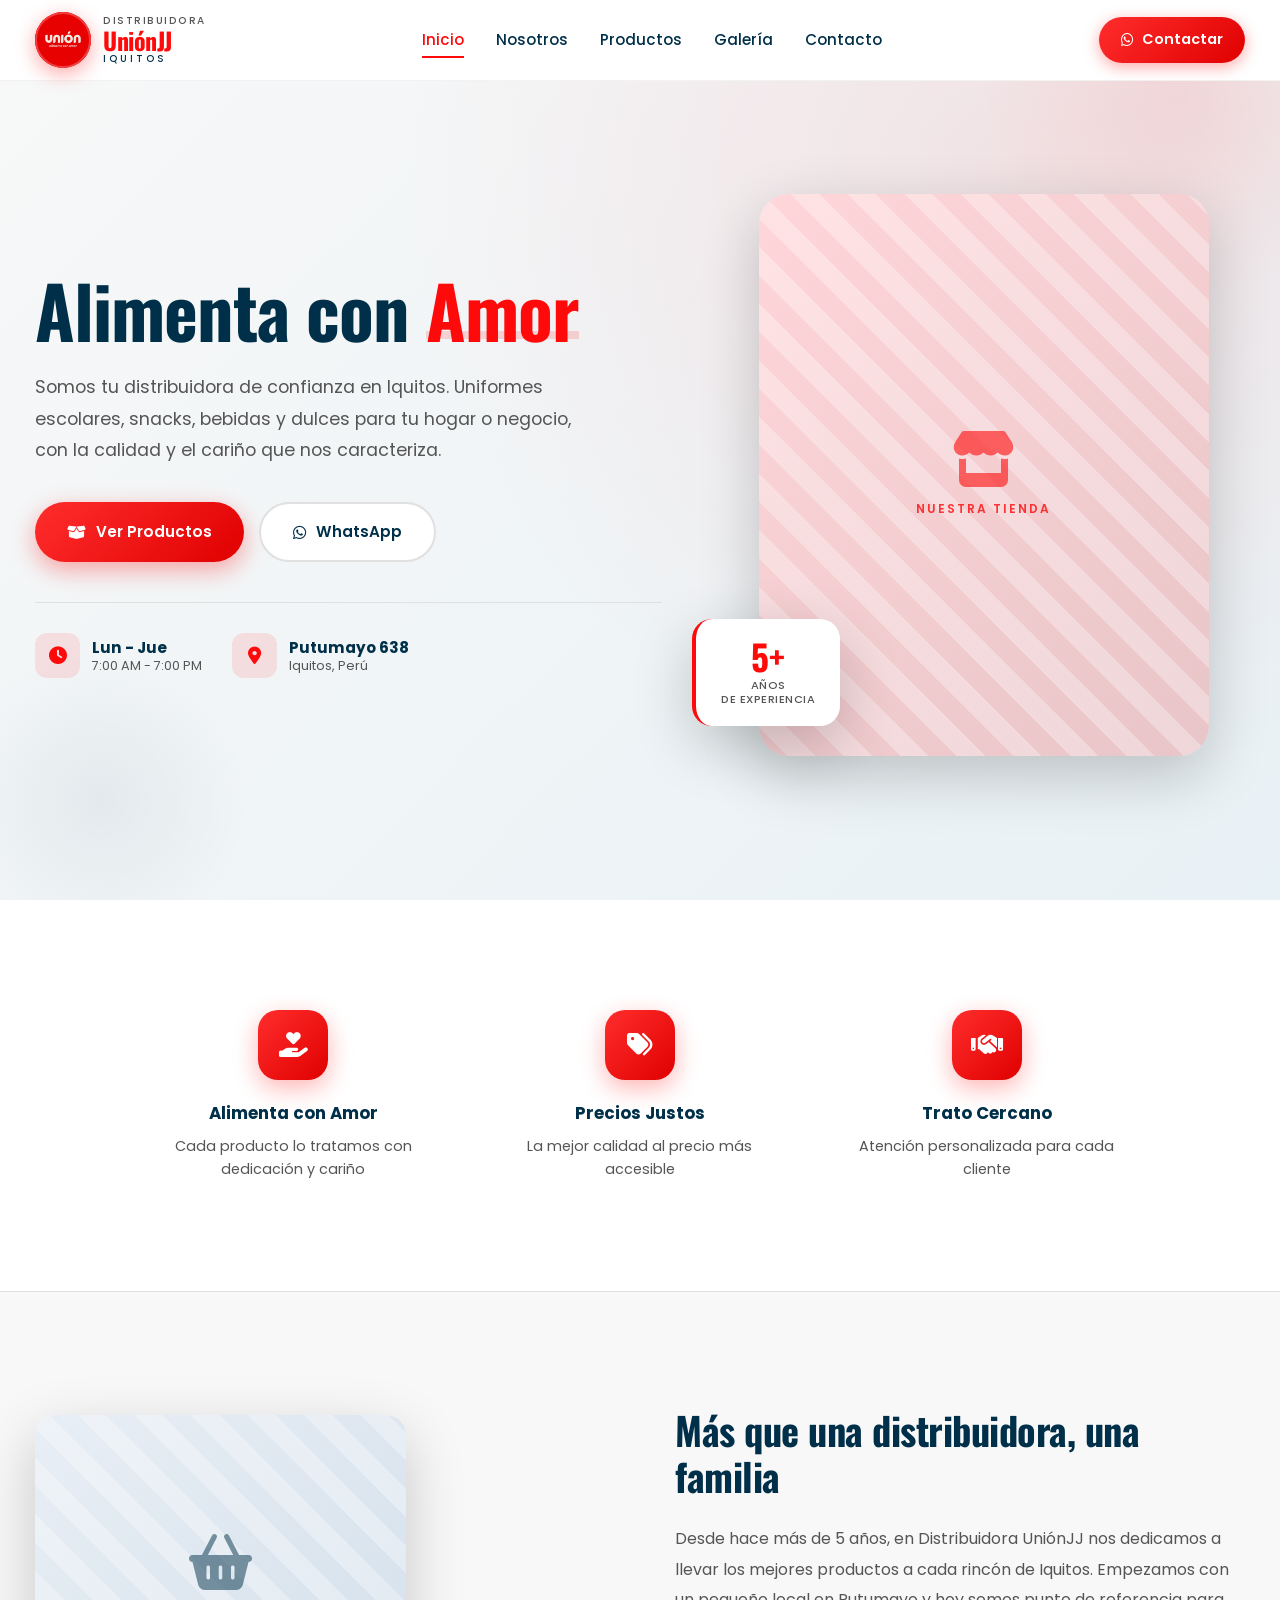
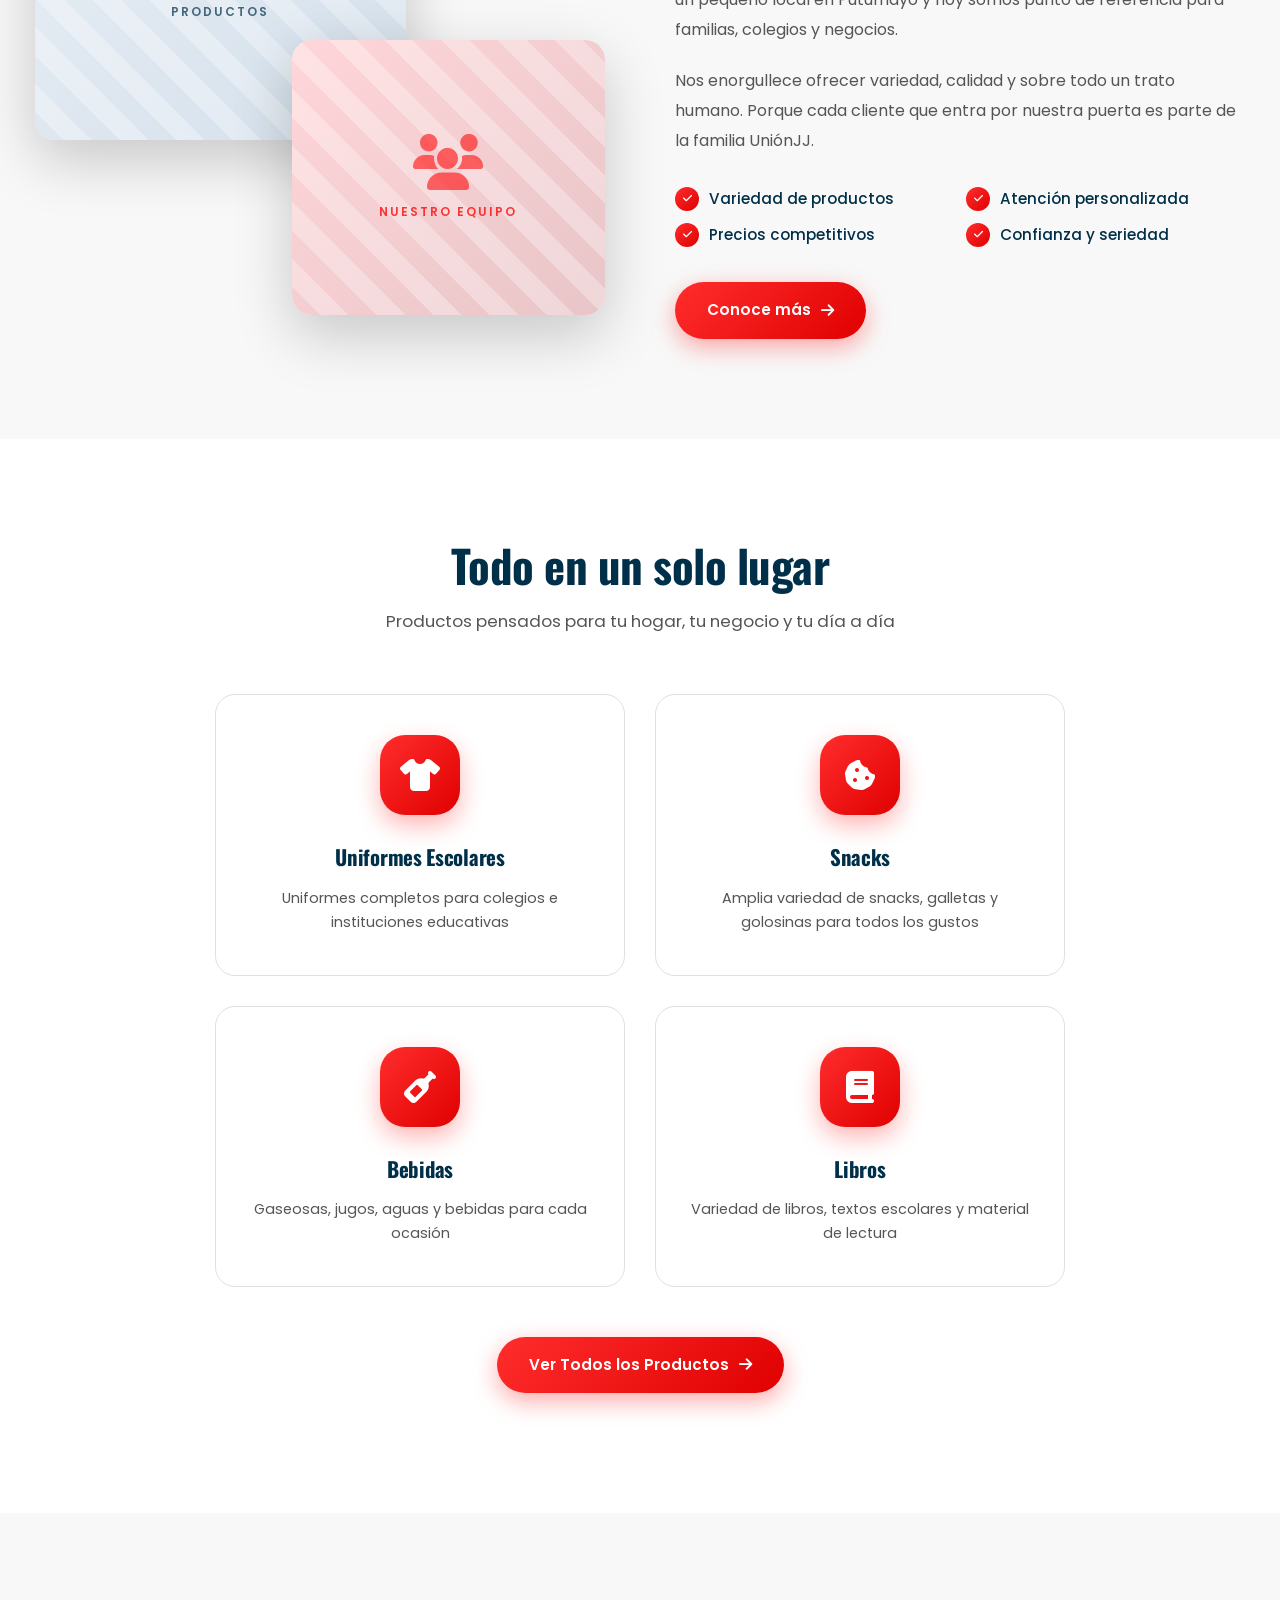
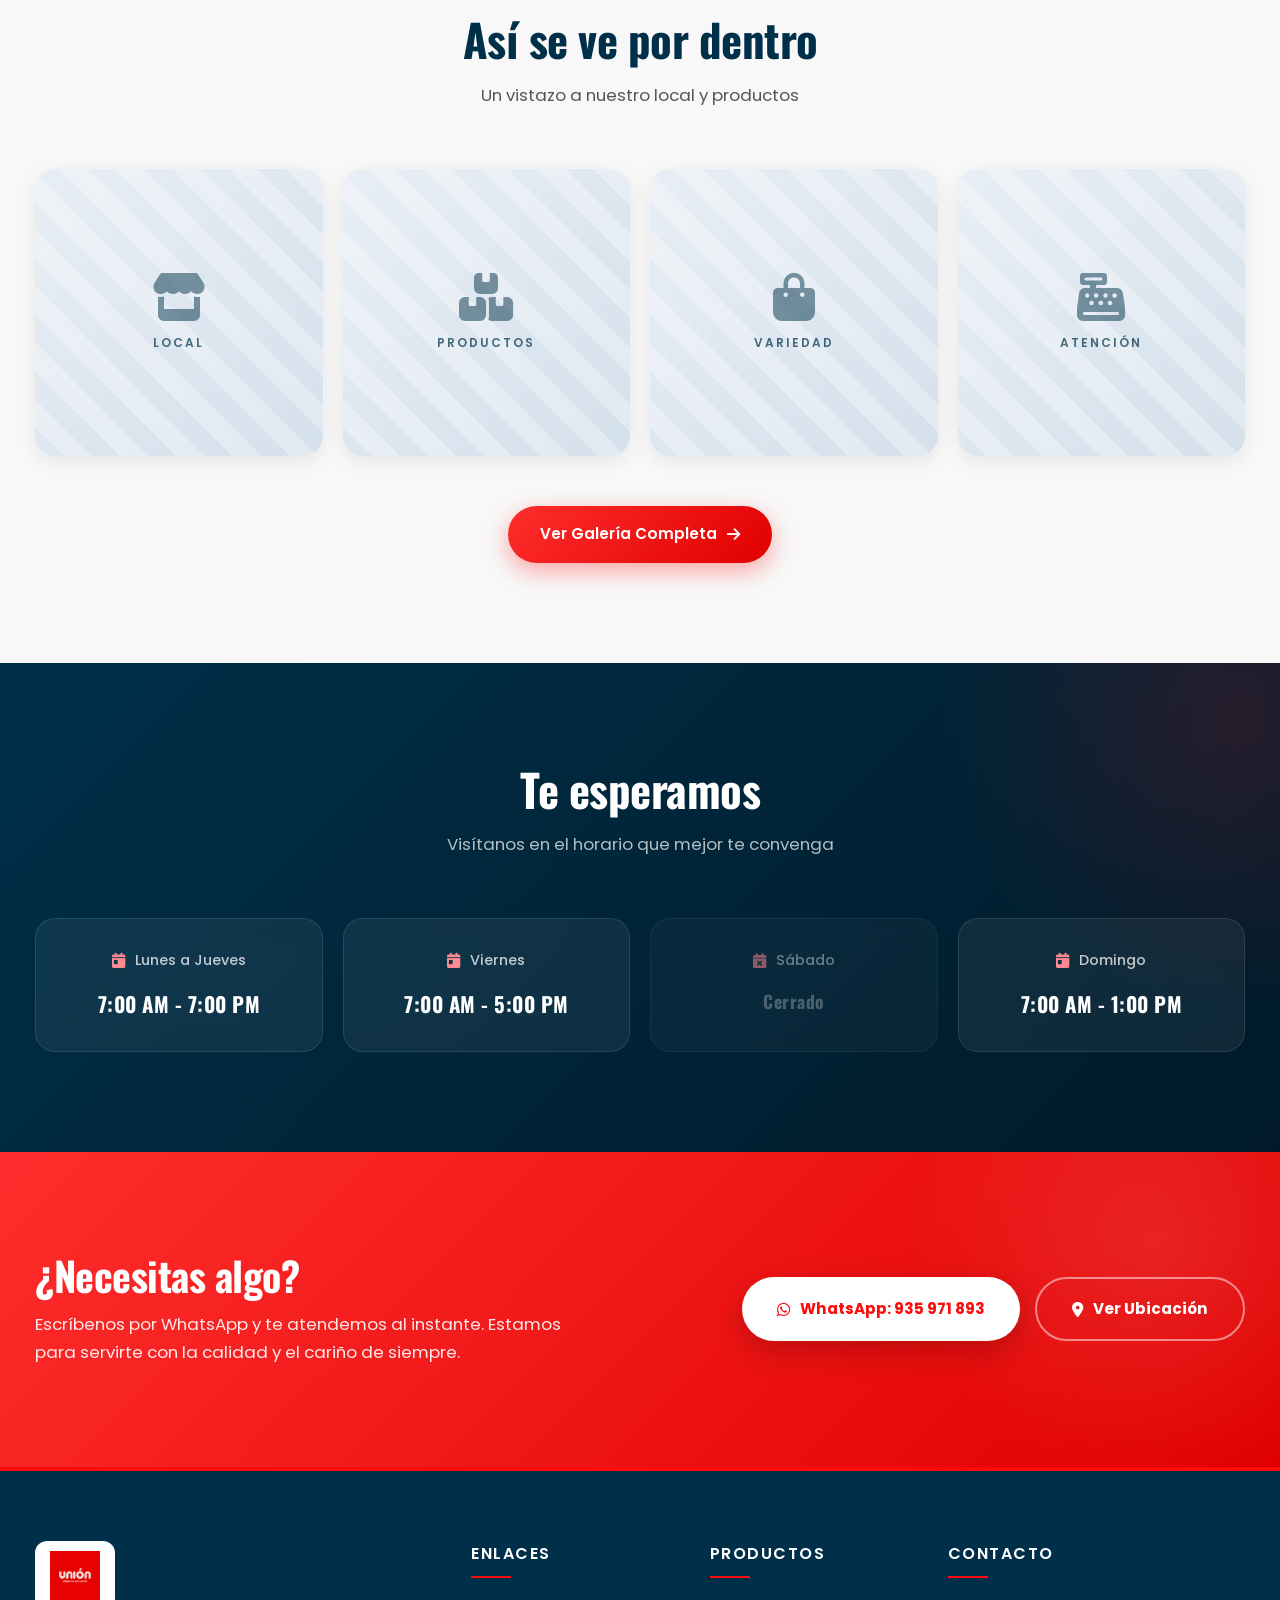
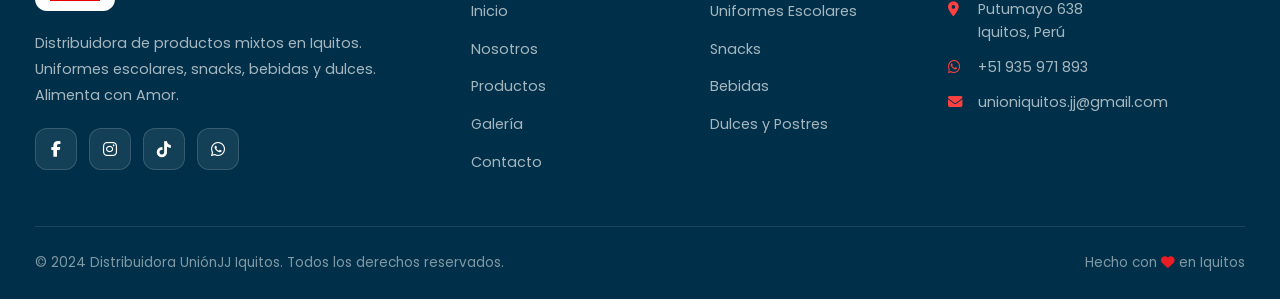
<file: index.html>
<!doctype html>
<html lang="es">
  <head>
    <meta charset="UTF-8" />
    <meta name="viewport" content="width=device-width, initial-scale=1.0" />
    <meta name="theme-color" content="#ED1C24" />
    <meta
      name="description"
      content="Distribuidora UniónJJ Iquitos - Alimenta con Amor. Venta de uniformes escolares, snacks, bebidas y dulces. Putumayo 638, Iquitos."
    />
    <meta
      name="keywords"
      content="distribuidora, unión, Iquitos, uniformes escolares, snacks, bebidas, dulces"
    />
    <meta http-equiv="X-Content-Type-Options" content="nosniff" />
    <meta http-equiv="X-Frame-Options" content="DENY" />
    <meta name="referrer" content="strict-origin-when-cross-origin" />

    <title>Distribuidora UniónJJ Iquitos - Alimenta con Amor</title>

    <link rel="preconnect" href="https://fonts.googleapis.com" />
    <link rel="preconnect" href="https://fonts.gstatic.com" crossorigin />
    <link
      href="https://fonts.googleapis.com/css2?family=Poppins:wght@300;400;500;600;700;800;900&family=Oswald:wght@500;700&display=swap"
      rel="stylesheet"
    />
    <link
      rel="stylesheet"
      href="https://cdnjs.cloudflare.com/ajax/libs/font-awesome/6.5.1/css/all.min.css"
    />
    <link rel="stylesheet" href="css/estilo.css" />
  </head>
  <body>
    <!-- HEADER -->
    <header class="header" id="header">
      <div class="container">
        <div class="header-contenido">
          <a
            href="index.html"
            class="logo"
            aria-label="Distribuidora UniónJJ Iquitos - Inicio"
          >
            <div class="logo-marca">
              <img
                src="img/logo.png"
                alt="Distribuidora UniónJJ"
                class="logo-imagen"
              />
            </div>
            <div class="logo-texto">
              <span class="logo-nombre">Distribuidora</span>
              <span class="logo-marca-nombre">UniónJJ</span>
              <span class="logo-ciudad">Iquitos</span>
            </div>
          </a>

          <nav
            class="nav-principal"
            id="navPrincipal"
            aria-label="Navegación principal"
          >
            <ul class="nav-menu">
              <li><a href="index.html" class="activo">Inicio</a></li>
              <li><a href="nosotros.html">Nosotros</a></li>
              <li><a href="servicios.html">Productos</a></li>
              <li><a href="galeria.html">Galería</a></li>
              <li><a href="contacto.html">Contacto</a></li>
            </ul>
          </nav>

          <div class="acciones-header">
            <a
              href="https://wa.me/51935971893"
              target="_blank"
              rel="noopener"
              class="btn-whatsapp-header"
              aria-label="Contactar por WhatsApp"
            >
              <i class="fab fa-whatsapp"></i>
              <span class="btn-texto">Contactar</span>
            </a>
            <button
              class="btn-menu-mobile"
              id="btnMenuMobile"
              aria-label="Abrir menú"
            >
              <i class="fas fa-bars"></i>
            </button>
          </div>
        </div>
      </div>
    </header>

    <!-- HERO -->
    <section class="hero">
      <div class="hero-overlay"></div>
      <div class="hero-deco hero-deco-1"></div>
      <div class="hero-deco hero-deco-2"></div>

      <div class="container">
        <div class="hero-contenido">
          <h1 class="hero-titulo">
            Alimenta con <span class="texto-rojo">Amor</span>
          </h1>

          <p class="hero-descripcion">
            Somos tu distribuidora de confianza en Iquitos. Uniformes escolares,
            snacks, bebidas y dulces para tu hogar o negocio, con la calidad y
            el cariño que nos caracteriza.
          </p>

          <div class="hero-botones">
            <a href="servicios.html" class="btn-primario">
              <i class="fas fa-box-open"></i> Ver Productos
            </a>
            <a
              href="https://wa.me/51935971893"
              target="_blank"
              rel="noopener"
              class="btn-secundario"
            >
              <i class="fab fa-whatsapp"></i> WhatsApp
            </a>
          </div>

          <div class="hero-info">
            <div class="hero-info-item">
              <i class="fas fa-clock"></i>
              <div>
                <strong>Lun - Jue</strong>
                <span>7:00 AM - 7:00 PM</span>
              </div>
            </div>
            <div class="hero-info-item">
              <i class="fas fa-map-marker-alt"></i>
              <div>
                <strong>Putumayo 638</strong>
                <span>Iquitos, Perú</span>
              </div>
            </div>
          </div>
        </div>

        <div class="hero-imagen">
          <div class="hero-imagen-marco">
            <div class="placeholder-img placeholder-hero">
              <i class="fas fa-store"></i>
              <span>Nuestra Tienda</span>
            </div>
          </div>
          <div class="hero-badge-flotante">
            <span class="badge-numero">5+</span>
            <span class="badge-texto">Años<br />de experiencia</span>
          </div>
        </div>
      </div>
    </section>

    <!-- BENEFICIOS -->
    <section class="beneficios">
      <div class="container">
        <div class="grid-beneficios">
          <div class="beneficio-item reveal">
            <div class="beneficio-icono">
              <i class="fas fa-hand-holding-heart"></i>
            </div>
            <h3>Alimenta con Amor</h3>
            <p>Cada producto lo tratamos con dedicación y cariño</p>
          </div>
          <div class="beneficio-item reveal">
            <div class="beneficio-icono"><i class="fas fa-tags"></i></div>
            <h3>Precios Justos</h3>
            <p>La mejor calidad al precio más accesible</p>
          </div>
          <div class="beneficio-item reveal">
            <div class="beneficio-icono"><i class="fas fa-handshake"></i></div>
            <h3>Trato Cercano</h3>
            <p>Atención personalizada para cada cliente</p>
          </div>
        </div>
      </div>
    </section>

    <!-- SOBRE NOSOTROS -->
    <section class="sobre-preview">
      <div class="container">
        <div class="sobre-grid">
          <div class="sobre-imagenes reveal">
            <div class="placeholder-img placeholder-sobre-1">
              <i class="fas fa-shopping-basket"></i>
              <span>Productos</span>
            </div>
            <div class="placeholder-img placeholder-sobre-2">
              <i class="fas fa-users"></i>
              <span>Nuestro Equipo</span>
            </div>
          </div>

          <div class="sobre-texto reveal">
            <h2>Más que una distribuidora, una familia</h2>
            <p>
              Desde hace más de 5 años, en Distribuidora UniónJJ nos dedicamos a
              llevar los mejores productos a cada rincón de Iquitos. Empezamos
              con un pequeño local en Putumayo y hoy somos punto de referencia
              para familias, colegios y negocios.
            </p>
            <p>
              Nos enorgullece ofrecer variedad, calidad y sobre todo un trato
              humano. Porque cada cliente que entra por nuestra puerta es parte
              de la familia UniónJJ.
            </p>

            <ul class="sobre-lista">
              <li><i class="fas fa-check"></i> Variedad de productos</li>
              <li><i class="fas fa-check"></i> Atención personalizada</li>
              <li><i class="fas fa-check"></i> Precios competitivos</li>
              <li><i class="fas fa-check"></i> Confianza y seriedad</li>
            </ul>

            <a href="nosotros.html" class="btn-primario">
              Conoce más <i class="fas fa-arrow-right"></i>
            </a>
          </div>
        </div>
      </div>
    </section>

    <!-- CATEGORÍAS -->
    <section class="categorias">
      <div class="container">
        <div class="seccion-encabezado reveal">
          <h2>Todo en un solo lugar</h2>
          <p>Productos pensados para tu hogar, tu negocio y tu día a día</p>
        </div>

        <div class="grid-categorias">
          <!-- TARJETA 1 -->
          <a href="servicios.html#uniformes" class="categoria-card reveal">
            <div class="categoria-icono">
              <i class="fas fa-tshirt"></i>
            </div>
            <h3>Uniformes Escolares</h3>
            <p>Uniformes completos para colegios e instituciones educativas</p>
          </a>

          <!-- TARJETA 2 -->
          <a href="servicios.html#snacks" class="categoria-card reveal">
            <div class="categoria-icono">
              <i class="fas fa-cookie-bite"></i>
            </div>
            <h3>Snacks</h3>
            <p>
              Amplia variedad de snacks, galletas y golosinas para todos los
              gustos
            </p>
          </a>

          <!-- TARJETA 3 -->
          <a href="servicios.html#bebidas" class="categoria-card reveal">
            <div class="categoria-icono">
              <i class="fas fa-wine-bottle"></i>
            </div>
            <h3>Bebidas</h3>
            <p>Gaseosas, jugos, aguas y bebidas para cada ocasión</p>
          </a>

          <!-- TARJETA 4 -->
          <a href="servicios.html#libros" class="categoria-card reveal">
            <div class="categoria-icono">
              <i class="fas fa-book"></i>
            </div>
            <h3>Libros</h3>
            <p>Variedad de libros, textos escolares y material de lectura</p>
          </a>
        </div>
        <!-- AQUÍ SE CIERRA LA CUADRÍCULA -->

        <!-- EL BOTÓN AHORA ESTÁ AFUERA Y SE CENTRARÁ SOLO -->
        <div class="categorias-cta reveal">
          <a href="servicios.html" class="btn-primario">
            Ver Todos los Productos <i class="fas fa-arrow-right"></i>
          </a>
        </div>
      </div>
    </section>

    <!-- GALERÍA PREVIEW -->
    <section class="galeria-preview">
      <div class="container">
        <div class="seccion-encabezado reveal">
          <h2>Así se ve por dentro</h2>
          <p>Un vistazo a nuestro local y productos</p>
        </div>

        <div class="grid-galeria-preview">
          <div class="galeria-preview-item reveal">
            <div class="placeholder-img placeholder-galeria">
              <i class="fas fa-store"></i>
              <span>Local</span>
            </div>
          </div>
          <div class="galeria-preview-item reveal">
            <div class="placeholder-img placeholder-galeria">
              <i class="fas fa-boxes"></i>
              <span>Productos</span>
            </div>
          </div>
          <div class="galeria-preview-item reveal">
            <div class="placeholder-img placeholder-galeria">
              <i class="fas fa-shopping-bag"></i>
              <span>Variedad</span>
            </div>
          </div>
          <div class="galeria-preview-item reveal">
            <div class="placeholder-img placeholder-galeria">
              <i class="fas fa-cash-register"></i>
              <span>Atención</span>
            </div>
          </div>
        </div>

        <div class="galeria-preview-cta reveal">
          <a href="galeria.html" class="btn-primario">
            Ver Galería Completa <i class="fas fa-arrow-right"></i>
          </a>
        </div>
      </div>
    </section>

    <!-- HORARIOS -->
    <section class="horarios">
      <div class="container">
        <div class="seccion-encabezado reveal">
          <h2>Te esperamos</h2>
          <p>Visítanos en el horario que mejor te convenga</p>
        </div>

        <div class="grid-horarios">
          <div class="horario-card reveal">
            <div class="horario-dia">
              <i class="fas fa-calendar-day"></i>
              <span>Lunes a Jueves</span>
            </div>
            <div class="horario-hora">7:00 AM - 7:00 PM</div>
          </div>

          <div class="horario-card reveal">
            <div class="horario-dia">
              <i class="fas fa-calendar-day"></i>
              <span>Viernes</span>
            </div>
            <div class="horario-hora">7:00 AM - 5:00 PM</div>
          </div>

          <div class="horario-card horario-cerrado reveal">
            <div class="horario-dia">
              <i class="fas fa-calendar-times"></i>
              <span>Sábado</span>
            </div>
            <div class="horario-hora">Cerrado</div>
          </div>

          <div class="horario-card reveal">
            <div class="horario-dia">
              <i class="fas fa-calendar-day"></i>
              <span>Domingo</span>
            </div>
            <div class="horario-hora">7:00 AM - 1:00 PM</div>
          </div>
        </div>
      </div>
    </section>

    <!-- CTA FINAL -->
    <section class="cta-final">
      <div class="container">
        <div class="cta-contenido reveal">
          <div class="cta-texto">
            <h2>¿Necesitas algo?</h2>
            <p>
              Escríbenos por WhatsApp y te atendemos al instante. Estamos para
              servirte con la calidad y el cariño de siempre.
            </p>
          </div>
          <div class="cta-botones">
            <a
              href="https://wa.me/51935971893"
              target="_blank"
              rel="noopener"
              class="btn-blanco-grande"
            >
              <i class="fab fa-whatsapp"></i> WhatsApp: 935 971 893
            </a>
            <a href="contacto.html" class="btn-outline-blanco">
              <i class="fas fa-map-marker-alt"></i> Ver Ubicación
            </a>
          </div>
        </div>
      </div>
    </section>

    <!-- FOOTER -->
    <footer class="footer">
      <div class="container">
        <div class="grid-footer">
          <div class="footer-columna">
            <img
              src="img/logo.png"
              alt="Distribuidora UniónJJ"
              class="footer-logo"
            />
            <p>
              Distribuidora de productos mixtos en Iquitos. Uniformes escolares,
              snacks, bebidas y dulces. Alimenta con Amor.
            </p>
            <div class="redes-sociales">
              <a href="#" aria-label="Facebook"
                ><i class="fab fa-facebook-f"></i
              ></a>
              <a href="#" aria-label="Instagram"
                ><i class="fab fa-instagram"></i
              ></a>
              <a href="#" aria-label="TikTok"><i class="fab fa-tiktok"></i></a>
              <a href="https://wa.me/51935971893" aria-label="WhatsApp"
                ><i class="fab fa-whatsapp"></i
              ></a>
            </div>
          </div>

          <div class="footer-columna">
            <h4>Enlaces</h4>
            <ul>
              <li><a href="index.html">Inicio</a></li>
              <li><a href="nosotros.html">Nosotros</a></li>
              <li><a href="servicios.html">Productos</a></li>
              <li><a href="galeria.html">Galería</a></li>
              <li><a href="contacto.html">Contacto</a></li>
            </ul>
          </div>

          <div class="footer-columna">
            <h4>Productos</h4>
            <ul>
              <li><a href="servicios.html">Uniformes Escolares</a></li>
              <li><a href="servicios.html">Snacks</a></li>
              <li><a href="servicios.html">Bebidas</a></li>
              <li><a href="servicios.html">Dulces y Postres</a></li>
            </ul>
          </div>

          <div class="footer-columna">
            <h4>Contacto</h4>
            <ul class="contacto-lista">
              <li>
                <i class="fas fa-map-marker-alt"></i
                ><span>Putumayo 638<br />Iquitos, Perú</span>
              </li>
              <li>
                <i class="fab fa-whatsapp"></i><span>+51 935 971 893</span>
              </li>
              <li>
                <i class="fas fa-envelope"></i
                ><span>unioniquitos.jj@gmail.com</span>
              </li>
            </ul>
          </div>
        </div>

        <div class="footer-bottom">
          <p>
            &copy; 2024 Distribuidora UniónJJ Iquitos. Todos los derechos
            reservados.
          </p>
          <p>
            Hecho con <i class="fas fa-heart" style="color: #ed1c24"></i> en
            Iquitos
          </p>
        </div>
      </div>
    </footer>

    <script src="js/app.js"></script>
  </body>
</html>
</file>
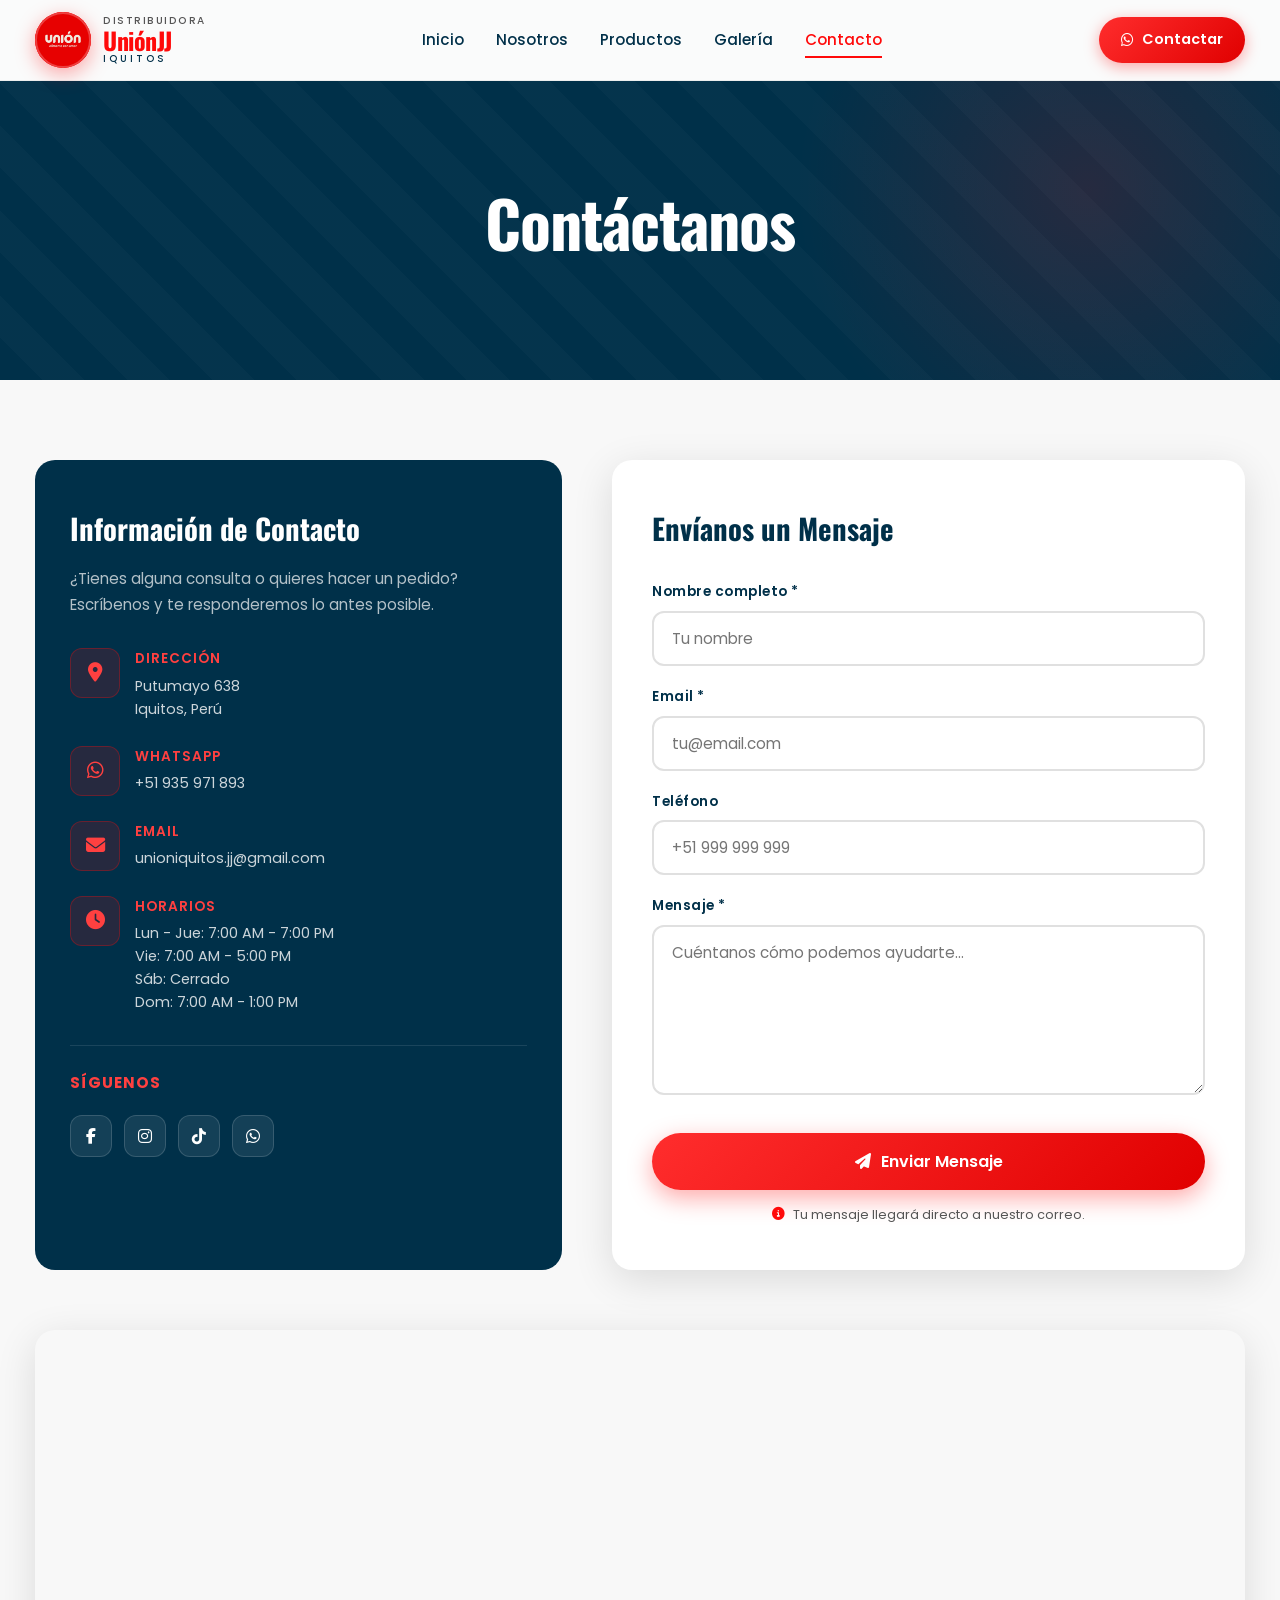
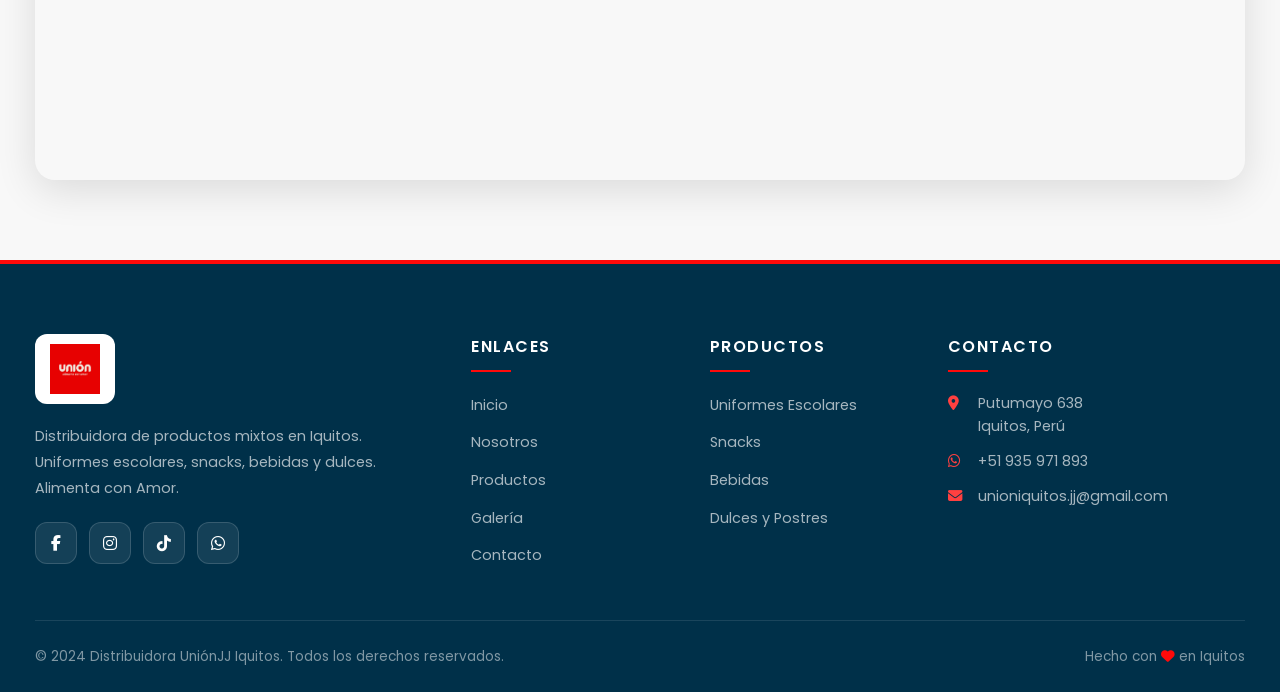
<file: contacto.html>
<!doctype html>
<html lang="es">
  <head>
    <meta charset="UTF-8" />
    <meta name="viewport" content="width=device-width, initial-scale=1.0" />
    <meta name="theme-color" content="#FF0A0A" />
    <meta
      name="description"
      content="Contacta con Distribuidora UniónJJ Iquitos - WhatsApp, ubicación, horarios y más."
    />
    <meta
      name="keywords"
      content="contacto, ubicación, WhatsApp, distribuidora, Iquitos"
    />
    <meta http-equiv="X-Content-Type-Options" content="nosniff" />
    <meta http-equiv="X-Frame-Options" content="DENY" />
    <meta name="referrer" content="strict-origin-when-cross-origin" />

    <title>Contacto - Distribuidora UniónJJ Iquitos</title>

    <link rel="preconnect" href="https://fonts.googleapis.com" />
    <link rel="preconnect" href="https://fonts.gstatic.com" crossorigin />
    <link
      href="https://fonts.googleapis.com/css2?family=Poppins:wght@300;400;500;600;700;800;900&family=Oswald:wght@500;700&display=swap"
      rel="stylesheet"
    />
    <link
      rel="stylesheet"
      href="https://cdnjs.cloudflare.com/ajax/libs/font-awesome/6.5.1/css/all.min.css"
    />
    <link rel="stylesheet" href="css/estilo.css" />
  </head>
  <body>
    <!-- HEADER -->
    <header class="header" id="header">
      <div class="container">
        <div class="header-contenido">
          <a
            href="index.html"
            class="logo"
            aria-label="Distribuidora UniónJJ Iquitos - Inicio"
          >
            <div class="logo-marca">
              <img
                src="img/logo.png"
                alt="Distribuidora UniónJJ"
                class="logo-imagen"
              />
            </div>
            <div class="logo-texto">
              <span class="logo-nombre">Distribuidora</span>
              <span class="logo-marca-nombre">UniónJJ</span>
              <span class="logo-ciudad">Iquitos</span>
            </div>
          </a>

          <nav
            class="nav-principal"
            id="navPrincipal"
            aria-label="Navegación principal"
          >
            <ul class="nav-menu">
              <li><a href="index.html">Inicio</a></li>
              <li><a href="nosotros.html">Nosotros</a></li>
              <li><a href="servicios.html">Productos</a></li>
              <li><a href="galeria.html">Galería</a></li>
              <li><a href="contacto.html" class="activo">Contacto</a></li>
            </ul>
          </nav>

          <div class="acciones-header">
            <a
              href="https://wa.me/51935971893"
              target="_blank"
              rel="noopener"
              class="btn-whatsapp-header"
              aria-label="Contactar por WhatsApp"
            >
              <i class="fab fa-whatsapp"></i>
              <span class="btn-texto">Contactar</span>
            </a>
            <button
              class="btn-menu-mobile"
              id="btnMenuMobile"
              aria-label="Abrir menú"
            >
              <i class="fas fa-bars"></i>
            </button>
          </div>
        </div>
      </div>
    </header>

    <!-- HERO INTERNO -->
    <section class="pagina-hero">
      <div class="pagina-hero-overlay"></div>
      <div class="container">
        <div class="pagina-hero-contenido">
          <h1>Contáctanos</h1>
        </div>
      </div>
    </section>

    <!-- CONTACTO -->
    <section class="contacto-contenido">
      <div class="container">
        <div class="contacto-grid">
          <!-- INFO -->
          <div class="contacto-info reveal">
            <h2>Información de Contacto</h2>
            <p>
              ¿Tienes alguna consulta o quieres hacer un pedido? Escríbenos y te
              responderemos lo antes posible.
            </p>

            <div class="contacto-item">
              <div class="contacto-icono">
                <i class="fas fa-map-marker-alt"></i>
              </div>
              <div>
                <h4>Dirección</h4>
                <p>Putumayo 638</p>
                <p>Iquitos, Perú</p>
              </div>
            </div>

            <div class="contacto-item">
              <div class="contacto-icono">
                <i class="fab fa-whatsapp"></i>
              </div>
              <div>
                <h4>WhatsApp</h4>
                <p>+51 935 971 893</p>
              </div>
            </div>

            <div class="contacto-item">
              <div class="contacto-icono">
                <i class="fas fa-envelope"></i>
              </div>
              <div>
                <h4>Email</h4>
                <p>unioniquitos.jj@gmail.com</p>
              </div>
            </div>

            <div class="contacto-item">
              <div class="contacto-icono">
                <i class="fas fa-clock"></i>
              </div>
              <div>
                <h4>Horarios</h4>
                <p>Lun - Jue: 7:00 AM - 7:00 PM</p>
                <p>Vie: 7:00 AM - 5:00 PM</p>
                <p>Sáb: Cerrado</p>
                <p>Dom: 7:00 AM - 1:00 PM</p>
              </div>
            </div>

            <div class="contacto-redes">
              <h4>Síguenos</h4>
              <div class="redes-sociales">
                <a href="#" aria-label="Facebook"
                  ><i class="fab fa-facebook-f"></i
                ></a>
                <a href="#" aria-label="Instagram"
                  ><i class="fab fa-instagram"></i
                ></a>
                <a href="#" aria-label="TikTok"
                  ><i class="fab fa-tiktok"></i
                ></a>
                <a href="https://wa.me/51935971893" aria-label="WhatsApp"
                  ><i class="fab fa-whatsapp"></i
                ></a>
              </div>
            </div>
          </div>

          <!-- FORMULARIO -->
          <div class="contacto-formulario reveal">
            <h2>Envíanos un Mensaje</h2>

            <form
              action="https://formsubmit.co/unioniquitos.jj@gmail.com"
              method="POST"
              id="formContacto"
            >
              <!-- Configuración de FormSubmit -->
              <input
                type="hidden"
                name="_subject"
                value="Nuevo mensaje desde la web UniónJJ"
              />
              <input type="hidden" name="_captcha" value="false" />
              <input type="hidden" name="_template" value="table" />
              <input
                type="hidden"
                name="_next"
                value="https://distribuidora-unionjj.vercel.app/"
              />
              <input type="text" name="_honey" style="display: none" />

              <div class="campo-grupo">
                <label for="nombre">Nombre completo *</label>
                <input
                  type="text"
                  id="nombre"
                  name="nombre"
                  required
                  placeholder="Tu nombre"
                  minlength="3"
                  maxlength="80"
                />
              </div>

              <div class="campo-grupo">
                <label for="email">Email *</label>
                <input
                  type="email"
                  id="email"
                  name="email"
                  required
                  placeholder="tu@email.com"
                  maxlength="100"
                />
              </div>

              <div class="campo-grupo">
                <label for="telefono">Teléfono</label>
                <input
                  type="tel"
                  id="telefono"
                  name="telefono"
                  placeholder="+51 999 999 999"
                  maxlength="20"
                />
              </div>

              <div class="campo-grupo">
                <label for="mensaje">Mensaje *</label>
                <textarea
                  id="mensaje"
                  name="mensaje"
                  rows="6"
                  required
                  placeholder="Cuéntanos cómo podemos ayudarte..."
                  minlength="10"
                  maxlength="500"
                ></textarea>
              </div>

              <button type="submit" class="btn-primario btn-full">
                <i class="fas fa-paper-plane"></i> Enviar Mensaje
              </button>

              <p class="form-aviso">
                <i class="fas fa-info-circle"></i>
                Tu mensaje llegará directo a nuestro correo.
              </p>
            </form>
          </div>
        </div>

        <!-- MAPA -->
        <div class="mapa-contenedor reveal">
          <iframe
            src="https://www.google.com/maps?q=Putumayo+638,+Iquitos,+Peru&output=embed"
            width="100%"
            height="450"
            style="border: 0; display: block"
            allowfullscreen=""
            loading="lazy"
            referrerpolicy="no-referrer-when-downgrade"
            title="Ubicación Distribuidora UniónJJ - Putumayo 638, Iquitos"
          >
          </iframe>
        </div>
      </div>
    </section>

    <!-- FOOTER -->
    <footer class="footer">
      <div class="container">
        <div class="grid-footer">
          <div class="footer-columna">
            <img
              src="img/logo.png"
              alt="Distribuidora UniónJJ"
              class="footer-logo"
            />
            <p>
              Distribuidora de productos mixtos en Iquitos. Uniformes escolares,
              snacks, bebidas y dulces. Alimenta con Amor.
            </p>
            <div class="redes-sociales">
              <a href="#" aria-label="Facebook"
                ><i class="fab fa-facebook-f"></i
              ></a>
              <a href="#" aria-label="Instagram"
                ><i class="fab fa-instagram"></i
              ></a>
              <a href="#" aria-label="TikTok"><i class="fab fa-tiktok"></i></a>
              <a href="https://wa.me/51935971893" aria-label="WhatsApp"
                ><i class="fab fa-whatsapp"></i
              ></a>
            </div>
          </div>

          <div class="footer-columna">
            <h4>Enlaces</h4>
            <ul>
              <li><a href="index.html">Inicio</a></li>
              <li><a href="nosotros.html">Nosotros</a></li>
              <li><a href="servicios.html">Productos</a></li>
              <li><a href="galeria.html">Galería</a></li>
              <li><a href="contacto.html">Contacto</a></li>
            </ul>
          </div>

          <div class="footer-columna">
            <h4>Productos</h4>
            <ul>
              <li><a href="servicios.html">Uniformes Escolares</a></li>
              <li><a href="servicios.html">Snacks</a></li>
              <li><a href="servicios.html">Bebidas</a></li>
              <li><a href="servicios.html">Dulces y Postres</a></li>
            </ul>
          </div>

          <div class="footer-columna">
            <h4>Contacto</h4>
            <ul class="contacto-lista">
              <li>
                <i class="fas fa-map-marker-alt"></i
                ><span>Putumayo 638<br />Iquitos, Perú</span>
              </li>
              <li>
                <i class="fab fa-whatsapp"></i><span>+51 935 971 893</span>
              </li>
              <li>
                <i class="fas fa-envelope"></i
                ><span>unioniquitos.jj@gmail.com</span>
              </li>
            </ul>
          </div>
        </div>

        <div class="footer-bottom">
          <p>
            &copy; 2024 Distribuidora UniónJJ Iquitos. Todos los derechos
            reservados.
          </p>
          <p>
            Hecho con <i class="fas fa-heart" style="color: #ff0a0a"></i> en
            Iquitos
          </p>
        </div>
      </div>
    </footer>

    <script src="js/app.js"></script>
  </body>
</html>
</file>
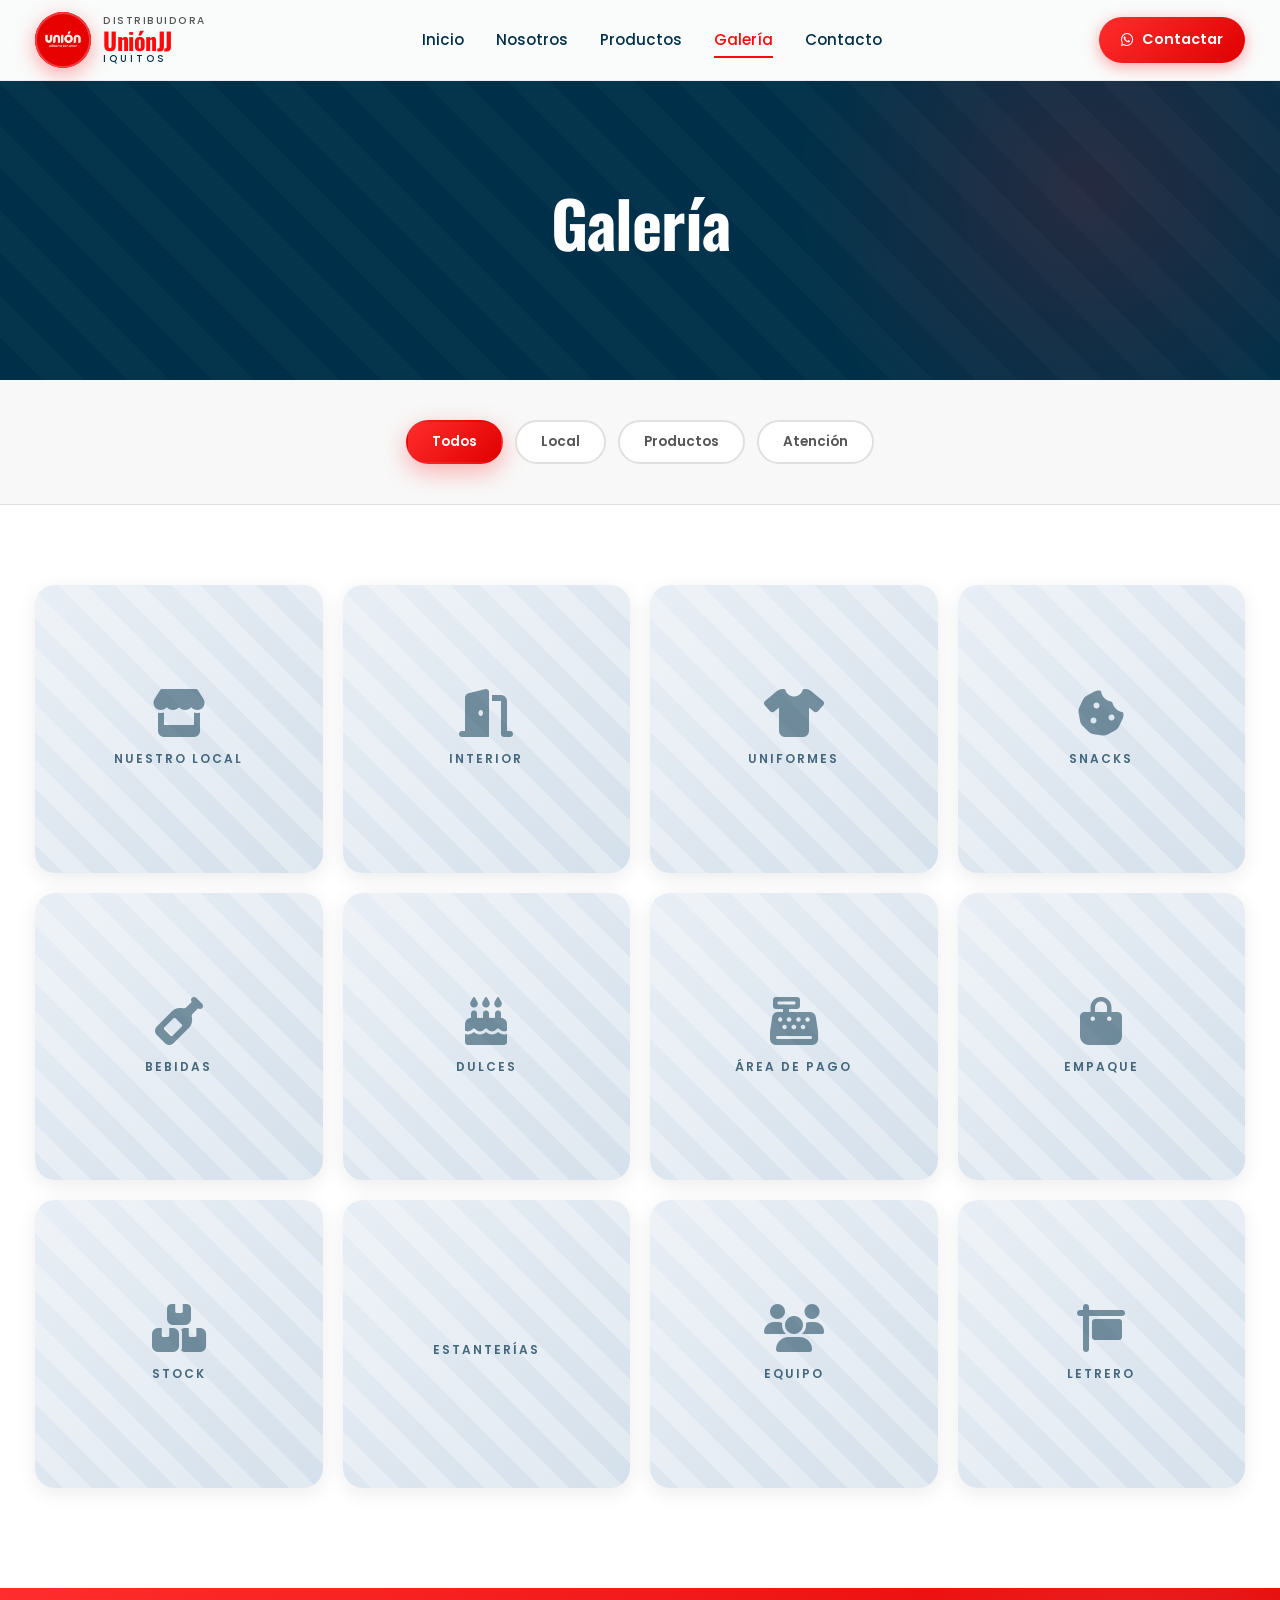
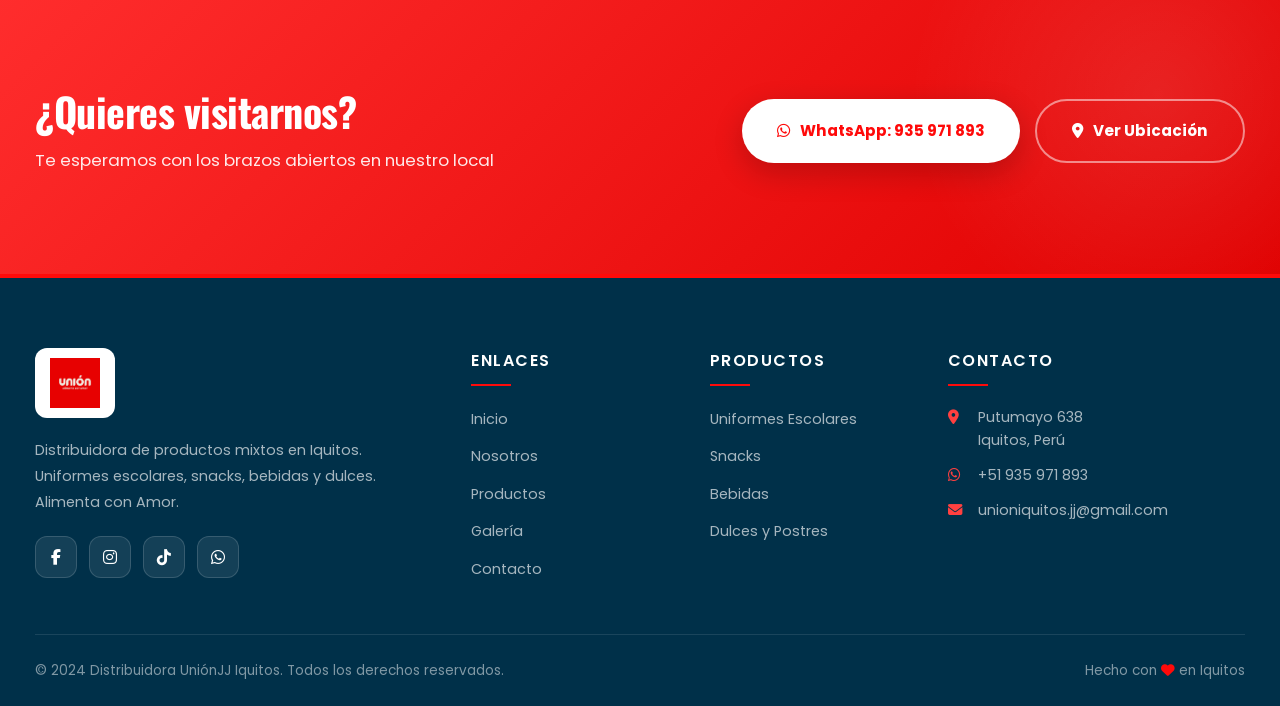
<file: galeria.html>
<!doctype html>
<html lang="es">
  <head>
    <meta charset="UTF-8" />
    <meta name="viewport" content="width=device-width, initial-scale=1.0" />
    <meta name="theme-color" content="#FF0A0A" />
    <meta
      name="description"
      content="Galería de Distribuidora UniónJJ Iquitos - Conoce nuestro local y productos."
    />
    <meta
      name="keywords"
      content="galería, fotos, distribuidora, UniónJJ, Iquitos"
    />
    <meta http-equiv="X-Content-Type-Options" content="nosniff" />
    <meta http-equiv="X-Frame-Options" content="DENY" />
    <meta name="referrer" content="strict-origin-when-cross-origin" />

    <title>Galería - Distribuidora UniónJJ Iquitos</title>

    <link rel="preconnect" href="https://fonts.googleapis.com" />
    <link rel="preconnect" href="https://fonts.gstatic.com" crossorigin />
    <link
      href="https://fonts.googleapis.com/css2?family=Poppins:wght@300;400;500;600;700;800;900&family=Oswald:wght@500;700&display=swap"
      rel="stylesheet"
    />
    <link
      rel="stylesheet"
      href="https://cdnjs.cloudflare.com/ajax/libs/font-awesome/6.5.1/css/all.min.css"
    />
    <link rel="stylesheet" href="css/estilo.css" />
  </head>
  <body>
    <!-- HEADER -->
    <header class="header" id="header">
      <div class="container">
        <div class="header-contenido">
          <a
            href="index.html"
            class="logo"
            aria-label="Distribuidora UniónJJ Iquitos - Inicio"
          >
            <div class="logo-marca">
              <img
                src="img/logo.png"
                alt="Distribuidora UniónJJ"
                class="logo-imagen"
              />
            </div>
            <div class="logo-texto">
              <span class="logo-nombre">Distribuidora</span>
              <span class="logo-marca-nombre">UniónJJ</span>
              <span class="logo-ciudad">Iquitos</span>
            </div>
          </a>

          <nav
            class="nav-principal"
            id="navPrincipal"
            aria-label="Navegación principal"
          >
            <ul class="nav-menu">
              <li><a href="index.html">Inicio</a></li>
              <li><a href="nosotros.html">Nosotros</a></li>
              <li><a href="servicios.html">Productos</a></li>
              <li><a href="galeria.html" class="activo">Galería</a></li>
              <li><a href="contacto.html">Contacto</a></li>
            </ul>
          </nav>

          <div class="acciones-header">
            <a
              href="https://wa.me/51935971893"
              target="_blank"
              rel="noopener"
              class="btn-whatsapp-header"
              aria-label="Contactar por WhatsApp"
            >
              <i class="fab fa-whatsapp"></i>
              <span class="btn-texto">Contactar</span>
            </a>
            <button
              class="btn-menu-mobile"
              id="btnMenuMobile"
              aria-label="Abrir menú"
            >
              <i class="fas fa-bars"></i>
            </button>
          </div>
        </div>
      </div>
    </header>

    <!-- HERO INTERNO -->
    <section class="pagina-hero">
      <div class="pagina-hero-overlay"></div>
      <div class="container">
        <div class="pagina-hero-contenido">
          <h1>Galería</h1>
        </div>
      </div>
    </section>

    <!-- FILTROS -->
    <section class="galeria-filtros">
      <div class="container">
        <div class="filtros-contenedor">
          <button class="filtro-btn activo" data-filtro="todos">Todos</button>
          <button class="filtro-btn" data-filtro="local">Local</button>
          <button class="filtro-btn" data-filtro="productos">Productos</button>
          <button class="filtro-btn" data-filtro="atencion">Atención</button>
        </div>
      </div>
    </section>

    <!-- GALERÍA -->
    <section class="galeria-completa">
      <div class="container">
        <div class="galeria-grid-completo" id="galeriaGrid">
          <div class="galeria-completa-item reveal" data-categoria="local">
            <div class="placeholder-img placeholder-galeria">
              <i class="fas fa-store"></i>
              <span>Nuestro Local</span>
            </div>
            <div class="galeria-completa-overlay">
              <h4>Fachada</h4>
              <p>Putumayo 638</p>
            </div>
          </div>

          <div class="galeria-completa-item reveal" data-categoria="local">
            <div class="placeholder-img placeholder-galeria">
              <i class="fas fa-door-open"></i>
              <span>Interior</span>
            </div>
            <div class="galeria-completa-overlay">
              <h4>Interior</h4>
              <p>Nuestro espacio</p>
            </div>
          </div>

          <div class="galeria-completa-item reveal" data-categoria="productos">
            <div class="placeholder-img placeholder-galeria">
              <i class="fas fa-tshirt"></i>
              <span>Uniformes</span>
            </div>
            <div class="galeria-completa-overlay">
              <h4>Uniformes</h4>
              <p>Escolares y más</p>
            </div>
          </div>

          <div class="galeria-completa-item reveal" data-categoria="productos">
            <div class="placeholder-img placeholder-galeria">
              <i class="fas fa-cookie-bite"></i>
              <span>Snacks</span>
            </div>
            <div class="galeria-completa-overlay">
              <h4>Snacks</h4>
              <p>Variedad de galletas</p>
            </div>
          </div>

          <div class="galeria-completa-item reveal" data-categoria="productos">
            <div class="placeholder-img placeholder-galeria">
              <i class="fas fa-wine-bottle"></i>
              <span>Bebidas</span>
            </div>
            <div class="galeria-completa-overlay">
              <h4>Bebidas</h4>
              <p>Refrescantes y variadas</p>
            </div>
          </div>

          <div class="galeria-completa-item reveal" data-categoria="productos">
            <div class="placeholder-img placeholder-galeria">
              <i class="fas fa-birthday-cake"></i>
              <span>Dulces</span>
            </div>
            <div class="galeria-completa-overlay">
              <h4>Dulces</h4>
              <p>Para endulzar el día</p>
            </div>
          </div>

          <div class="galeria-completa-item reveal" data-categoria="atencion">
            <div class="placeholder-img placeholder-galeria">
              <i class="fas fa-cash-register"></i>
              <span>Área de Pago</span>
            </div>
            <div class="galeria-completa-overlay">
              <h4>Atención</h4>
              <p>Servicio rápido</p>
            </div>
          </div>

          <div class="galeria-completa-item reveal" data-categoria="atencion">
            <div class="placeholder-img placeholder-galeria">
              <i class="fas fa-shopping-bag"></i>
              <span>Empaque</span>
            </div>
            <div class="galeria-completa-overlay">
              <h4>Empaque</h4>
              <p>Cuidamos cada pedido</p>
            </div>
          </div>

          <div class="galeria-completa-item reveal" data-categoria="productos">
            <div class="placeholder-img placeholder-galeria">
              <i class="fas fa-boxes"></i>
              <span>Stock</span>
            </div>
            <div class="galeria-completa-overlay">
              <h4>Stock</h4>
              <p>Productos disponibles</p>
            </div>
          </div>

          <div class="galeria-completa-item reveal" data-categoria="local">
            <div class="placeholder-img placeholder-galeria">
              <i class="fas fa-shelves"></i>
              <span>Estanterías</span>
            </div>
            <div class="galeria-completa-overlay">
              <h4>Estanterías</h4>
              <p>Todo organizado</p>
            </div>
          </div>

          <div class="galeria-completa-item reveal" data-categoria="atencion">
            <div class="placeholder-img placeholder-galeria">
              <i class="fas fa-users"></i>
              <span>Equipo</span>
            </div>
            <div class="galeria-completa-overlay">
              <h4>Nuestro Equipo</h4>
              <p>Listos para atenderte</p>
            </div>
          </div>

          <div class="galeria-completa-item reveal" data-categoria="local">
            <div class="placeholder-img placeholder-galeria">
              <i class="fas fa-sign"></i>
              <span>Letrero</span>
            </div>
            <div class="galeria-completa-overlay">
              <h4>Nuestro Letrero</h4>
              <p>Siempre visibles</p>
            </div>
          </div>
        </div>
      </div>
    </section>

    <!-- CTA -->
    <section class="cta-final">
      <div class="container">
        <div class="cta-contenido reveal">
          <div class="cta-texto">
            <h2>¿Quieres visitarnos?</h2>
            <p>Te esperamos con los brazos abiertos en nuestro local</p>
          </div>
          <div class="cta-botones">
            <a
              href="https://wa.me/51935971893"
              target="_blank"
              rel="noopener"
              class="btn-blanco-grande"
            >
              <i class="fab fa-whatsapp"></i> WhatsApp: 935 971 893
            </a>
            <a href="contacto.html" class="btn-outline-blanco">
              <i class="fas fa-map-marker-alt"></i> Ver Ubicación
            </a>
          </div>
        </div>
      </div>
    </section>

    <!-- FOOTER -->
    <footer class="footer">
      <div class="container">
        <div class="grid-footer">
          <div class="footer-columna">
            <img
              src="img/logo.png"
              alt="Distribuidora UniónJJ"
              class="footer-logo"
            />
            <p>
              Distribuidora de productos mixtos en Iquitos. Uniformes escolares,
              snacks, bebidas y dulces. Alimenta con Amor.
            </p>
            <div class="redes-sociales">
              <a href="#" aria-label="Facebook"
                ><i class="fab fa-facebook-f"></i
              ></a>
              <a href="#" aria-label="Instagram"
                ><i class="fab fa-instagram"></i
              ></a>
              <a href="#" aria-label="TikTok"><i class="fab fa-tiktok"></i></a>
              <a href="https://wa.me/51935971893" aria-label="WhatsApp"
                ><i class="fab fa-whatsapp"></i
              ></a>
            </div>
          </div>

          <div class="footer-columna">
            <h4>Enlaces</h4>
            <ul>
              <li><a href="index.html">Inicio</a></li>
              <li><a href="nosotros.html">Nosotros</a></li>
              <li><a href="servicios.html">Productos</a></li>
              <li><a href="galeria.html">Galería</a></li>
              <li><a href="contacto.html">Contacto</a></li>
            </ul>
          </div>

          <div class="footer-columna">
            <h4>Productos</h4>
            <ul>
              <li><a href="servicios.html">Uniformes Escolares</a></li>
              <li><a href="servicios.html">Snacks</a></li>
              <li><a href="servicios.html">Bebidas</a></li>
              <li><a href="servicios.html">Dulces y Postres</a></li>
            </ul>
          </div>

          <div class="footer-columna">
            <h4>Contacto</h4>
            <ul class="contacto-lista">
              <li>
                <i class="fas fa-map-marker-alt"></i
                ><span>Putumayo 638<br />Iquitos, Perú</span>
              </li>
              <li>
                <i class="fab fa-whatsapp"></i><span>+51 935 971 893</span>
              </li>
              <li>
                <i class="fas fa-envelope"></i
                ><span>unioniquitos.jj@gmail.com</span>
              </li>
            </ul>
          </div>
        </div>

        <div class="footer-bottom">
          <p>
            &copy; 2024 Distribuidora UniónJJ Iquitos. Todos los derechos
            reservados.
          </p>
          <p>
            Hecho con <i class="fas fa-heart" style="color: #ff0a0a"></i> en
            Iquitos
          </p>
        </div>
      </div>
    </footer>

    <script src="js/app.js"></script>
    <script src="js/galeria.js"></script>
  </body>
</html>
</file>
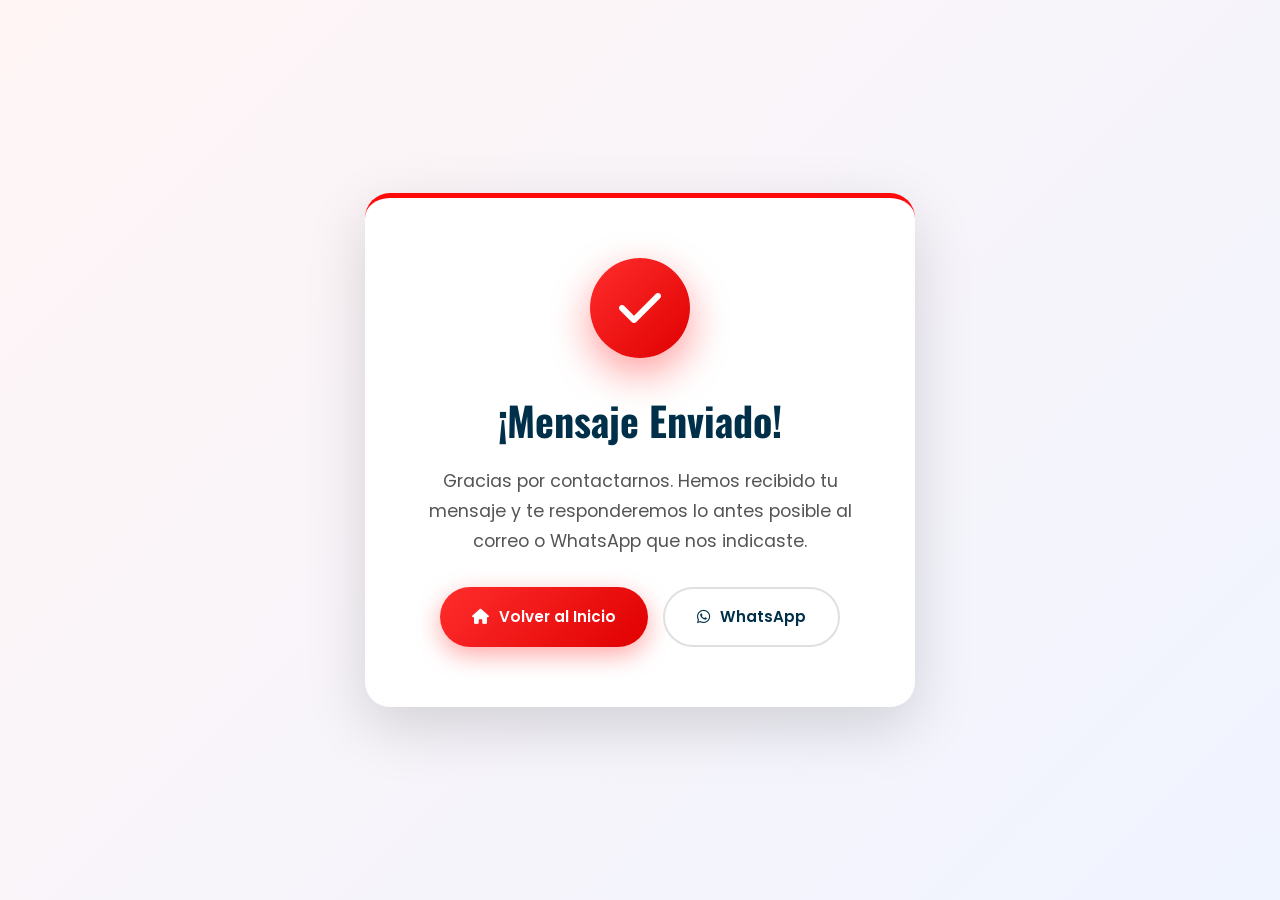
<file: gracias.html>
<!doctype html>
<html lang="es">
  <head>
    <meta charset="UTF-8" />
    <meta name="viewport" content="width=device-width, initial-scale=1.0" />
    <meta name="theme-color" content="#FF0A0A" />
    <meta name="robots" content="noindex" />

    <title>¡Gracias! - Distribuidora UniónJJ Iquitos</title>

    <link rel="preconnect" href="https://fonts.googleapis.com" />
    <link rel="preconnect" href="https://fonts.gstatic.com" crossorigin />
    <link
      href="https://fonts.googleapis.com/css2?family=Poppins:wght@300;400;500;600;700;800;900&family=Oswald:wght@500;700&display=swap"
      rel="stylesheet"
    />
    <link
      rel="stylesheet"
      href="https://cdnjs.cloudflare.com/ajax/libs/font-awesome/6.5.1/css/all.min.css"
    />
    <link rel="stylesheet" href="css/estilo.css" />

    <style>
      .gracias-container {
        min-height: 100vh;
        display: flex;
        align-items: center;
        justify-content: center;
        padding: 40px 20px;
        background: linear-gradient(135deg, #fff5f5 0%, #f0f4ff 100%);
      }
      .gracias-card {
        background: white;
        padding: 60px 40px;
        border-radius: 25px;
        box-shadow: 0 20px 60px rgba(0, 0, 0, 0.15);
        text-align: center;
        max-width: 550px;
        width: 100%;
        border-top: 5px solid #ff0a0a;
      }
      .gracias-icono {
        width: 100px;
        height: 100px;
        background: linear-gradient(135deg, #ff2d2d, #e00000);
        border-radius: 50%;
        display: flex;
        align-items: center;
        justify-content: center;
        color: white;
        font-size: 3rem;
        margin: 0 auto 30px;
        box-shadow: 0 15px 40px rgba(255, 10, 10, 0.4);
        animation: scaleIn 0.5s ease;
      }
      @keyframes scaleIn {
        from {
          transform: scale(0);
        }
        to {
          transform: scale(1);
        }
      }
      .gracias-card h1 {
        font-family: "Oswald", sans-serif;
        font-size: 2.5rem;
        color: #003049;
        margin-bottom: 15px;
        font-weight: 700;
      }
      .gracias-card p {
        color: #555;
        font-size: 1.1rem;
        line-height: 1.7;
        margin-bottom: 30px;
      }
      .gracias-botones {
        display: flex;
        gap: 15px;
        justify-content: center;
        flex-wrap: wrap;
      }
    </style>
  </head>
  <body>
    <div class="gracias-container">
      <div class="gracias-card">
        <div class="gracias-icono">
          <i class="fas fa-check"></i>
        </div>
        <h1>¡Mensaje Enviado!</h1>
        <p>
          Gracias por contactarnos. Hemos recibido tu mensaje y te responderemos
          lo antes posible al correo o WhatsApp que nos indicaste.
        </p>
        <div class="gracias-botones">
          <a href="index.html" class="btn-primario">
            <i class="fas fa-home"></i> Volver al Inicio
          </a>
          <a
            href="https://wa.me/51935971893"
            target="_blank"
            rel="noopener"
            class="btn-secundario"
          >
            <i class="fab fa-whatsapp"></i> WhatsApp
          </a>
        </div>
      </div>
    </div>
  </body>
</html>
</file>
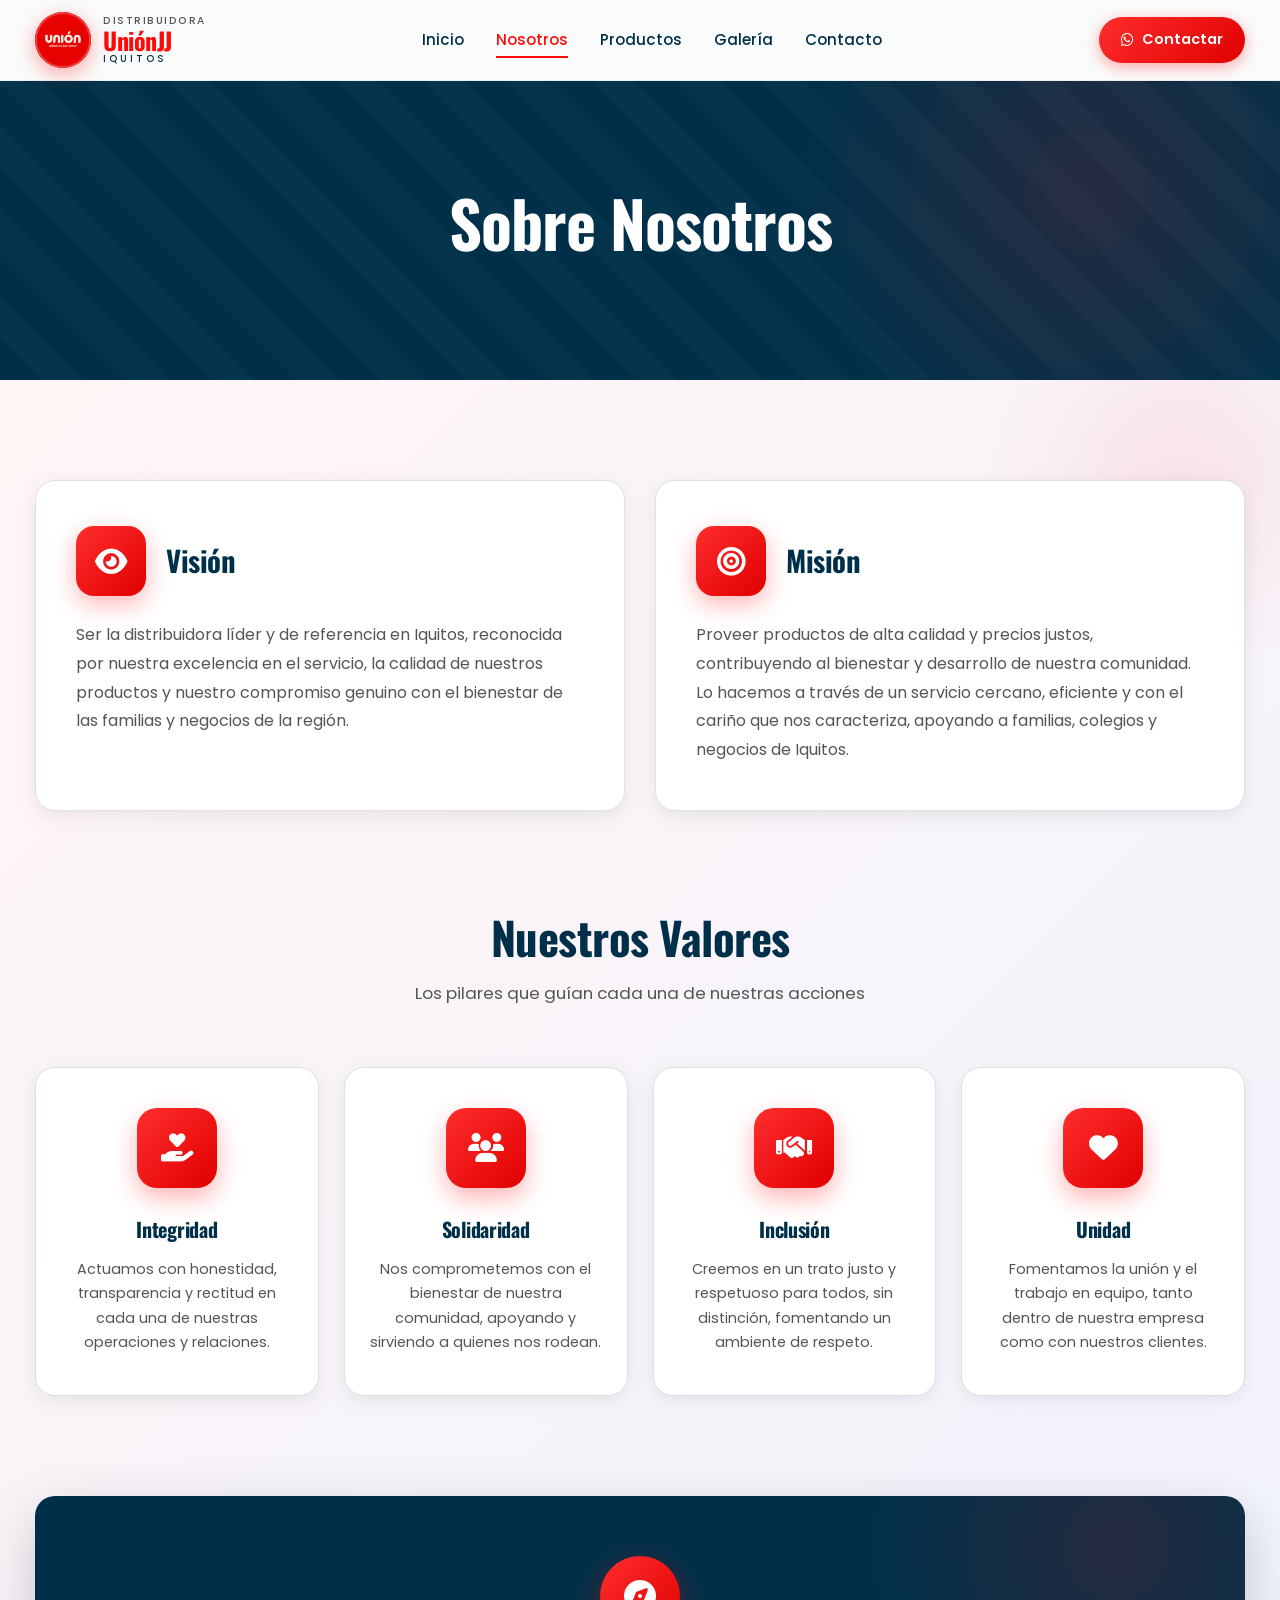
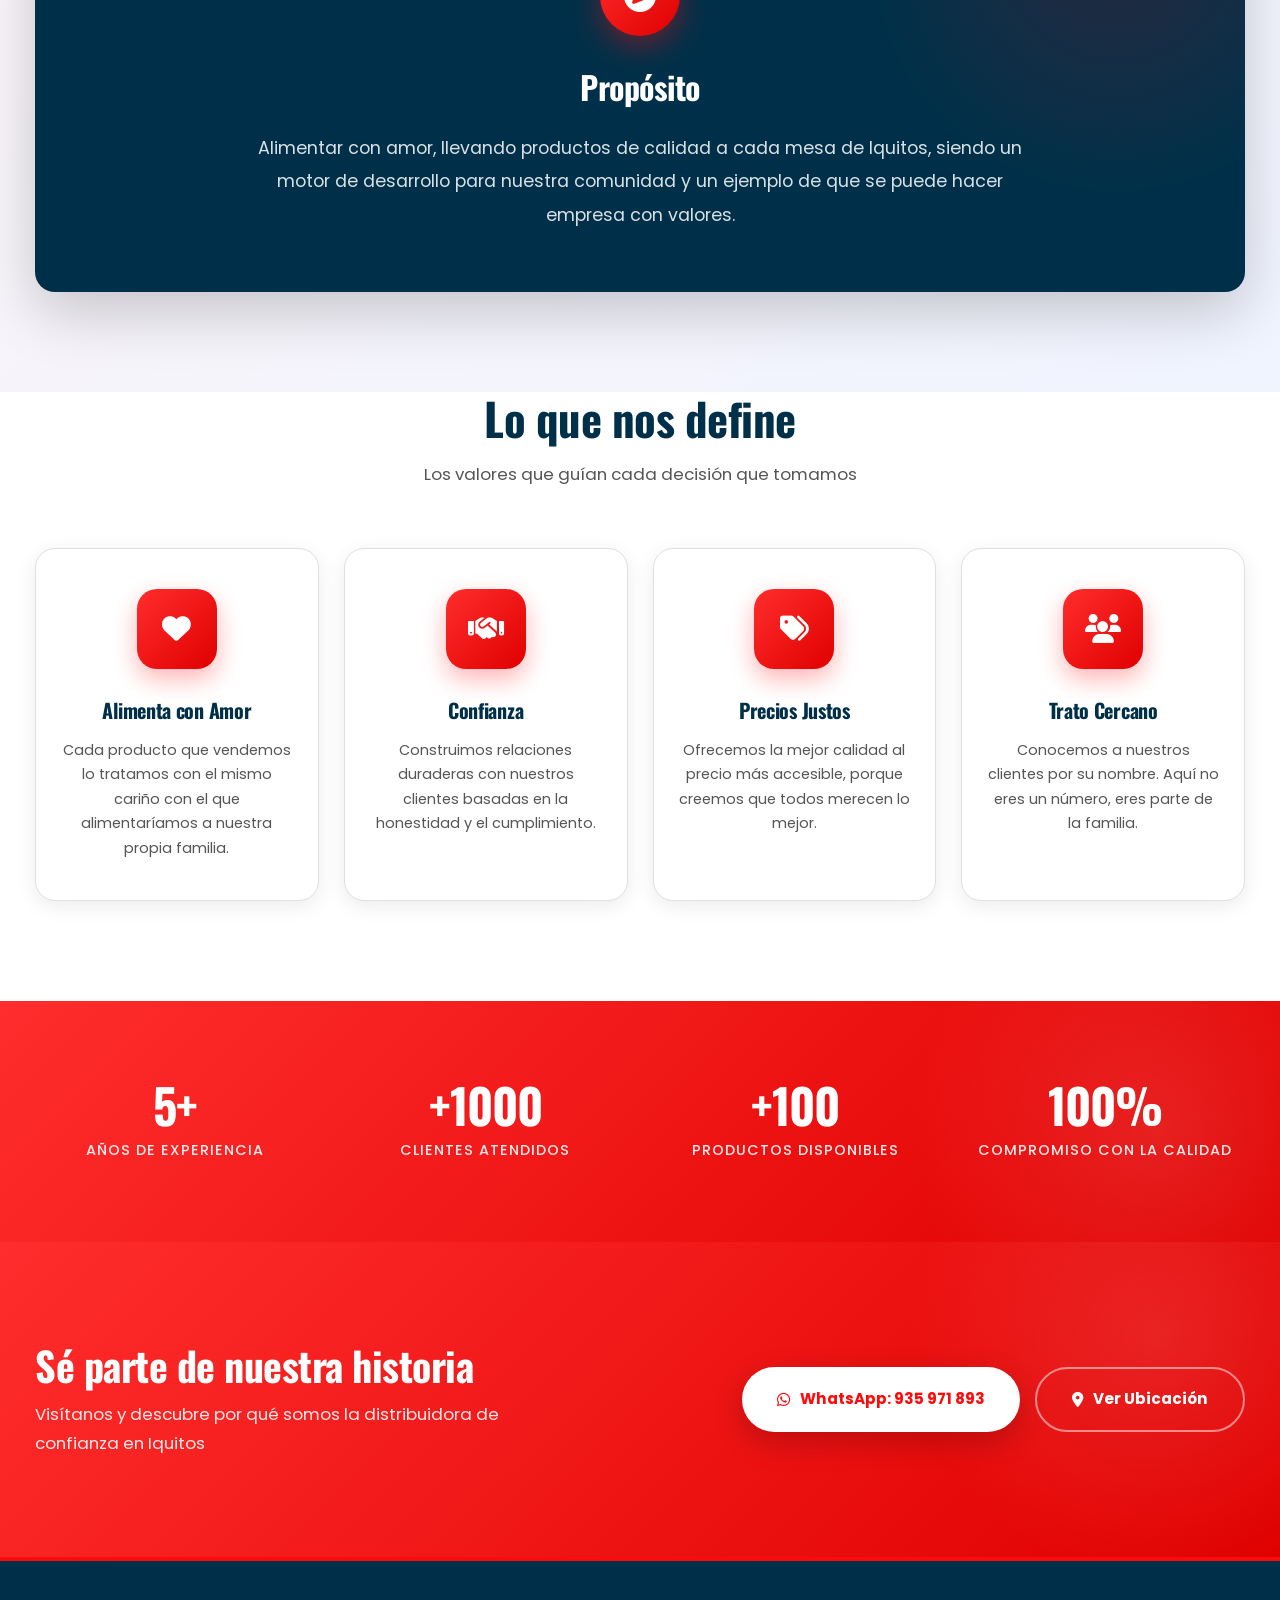
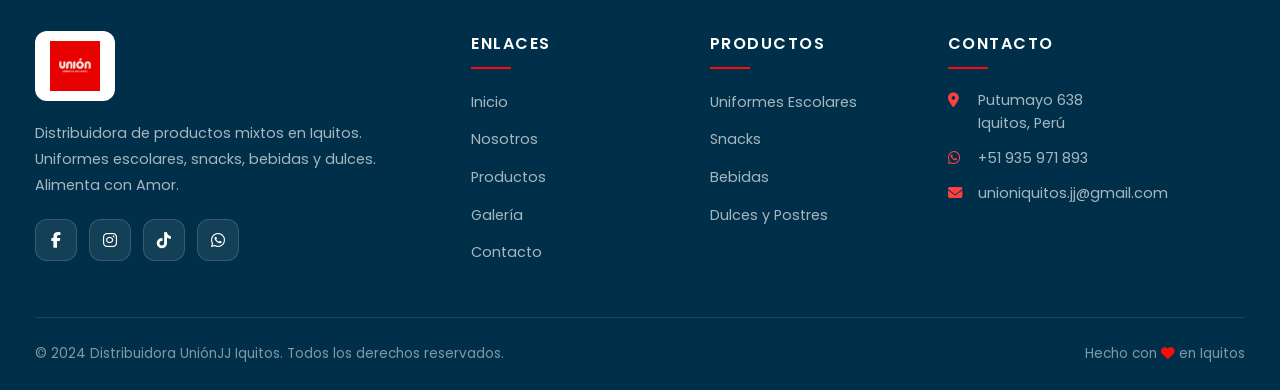
<file: nosotros.html>
<!doctype html>
<html lang="es">
  <head>
    <meta charset="UTF-8" />
    <meta name="viewport" content="width=device-width, initial-scale=1.0" />
    <meta name="theme-color" content="#FF0A0A" />
    <meta
      name="description"
      content="Conoce la historia de Distribuidora UniónJJ Iquitos - Más de 5 años alimentando con amor a las familias de Iquitos."
    />
    <meta
      name="keywords"
      content="nosotros, historia, distribuidora, UniónJJ, Iquitos"
    />
    <meta http-equiv="X-Content-Type-Options" content="nosniff" />
    <meta http-equiv="X-Frame-Options" content="DENY" />
    <meta name="referrer" content="strict-origin-when-cross-origin" />

    <title>Nosotros - Distribuidora UniónJJ Iquitos</title>

    <link rel="preconnect" href="https://fonts.googleapis.com" />
    <link rel="preconnect" href="https://fonts.gstatic.com" crossorigin />
    <link
      href="https://fonts.googleapis.com/css2?family=Poppins:wght@300;400;500;600;700;800;900&family=Oswald:wght@500;700&display=swap"
      rel="stylesheet"
    />
    <link
      rel="stylesheet"
      href="https://cdnjs.cloudflare.com/ajax/libs/font-awesome/6.5.1/css/all.min.css"
    />
    <link rel="stylesheet" href="css/estilo.css" />
  </head>
  <body>
    <!-- HEADER -->
    <header class="header" id="header">
      <div class="container">
        <div class="header-contenido">
          <a
            href="index.html"
            class="logo"
            aria-label="Distribuidora UniónJJ Iquitos - Inicio"
          >
            <div class="logo-marca">
              <img
                src="img/logo.png"
                alt="Distribuidora UniónJJ"
                class="logo-imagen"
              />
            </div>
            <div class="logo-texto">
              <span class="logo-nombre">Distribuidora</span>
              <span class="logo-marca-nombre">UniónJJ</span>
              <span class="logo-ciudad">Iquitos</span>
            </div>
          </a>

          <nav
            class="nav-principal"
            id="navPrincipal"
            aria-label="Navegación principal"
          >
            <ul class="nav-menu">
              <li><a href="index.html">Inicio</a></li>
              <li><a href="nosotros.html" class="activo">Nosotros</a></li>
              <li><a href="servicios.html">Productos</a></li>
              <li><a href="galeria.html">Galería</a></li>
              <li><a href="contacto.html">Contacto</a></li>
            </ul>
          </nav>

          <div class="acciones-header">
            <a
              href="https://wa.me/51935971893"
              target="_blank"
              rel="noopener"
              class="btn-whatsapp-header"
              aria-label="Contactar por WhatsApp"
            >
              <i class="fab fa-whatsapp"></i>
              <span class="btn-texto">Contactar</span>
            </a>
            <button
              class="btn-menu-mobile"
              id="btnMenuMobile"
              aria-label="Abrir menú"
            >
              <i class="fas fa-bars"></i>
            </button>
          </div>
        </div>
      </div>
    </header>

    <!-- HERO INTERNO -->
    <section class="pagina-hero">
      <div class="pagina-hero-overlay"></div>
      <div class="container">
        <div class="pagina-hero-contenido">
          <h1>Sobre Nosotros</h1>
        </div>
      </div>
    </section>

    <!-- VISIÓN, MISIÓN, VALORES Y PROPÓSITO -->
    <section class="nosotros-info">
      <div class="container">
        <!-- VISIÓN Y MISIÓN -->
        <div class="info-grid">
          <div class="info-card reveal">
            <div class="info-header">
              <div class="info-icono"><i class="fas fa-eye"></i></div>
              <h3>Visión</h3>
            </div>
            <p>
              Ser la distribuidora líder y de referencia en Iquitos, reconocida
              por nuestra excelencia en el servicio, la calidad de nuestros
              productos y nuestro compromiso genuino con el bienestar de las
              familias y negocios de la región.
            </p>
          </div>
          <div class="info-card reveal">
            <div class="info-header">
              <div class="info-icono"><i class="fas fa-bullseye"></i></div>
              <h3>Misión</h3>
            </div>
            <p>
              Proveer productos de alta calidad y precios justos, contribuyendo
              al bienestar y desarrollo de nuestra comunidad. Lo hacemos a
              través de un servicio cercano, eficiente y con el cariño que nos
              caracteriza, apoyando a familias, colegios y negocios de Iquitos.
            </p>
          </div>
        </div>

        <!-- VALORES -->
        <div class="seccion-encabezado reveal">
          <h2>Nuestros Valores</h2>
          <p>Los pilares que guían cada una de nuestras acciones</p>
        </div>

        <div class="grid-valores">
          <div class="valor-item reveal">
            <div class="valor-icono">
              <i class="fas fa-hand-holding-heart"></i>
            </div>
            <h3>Integridad</h3>
            <p>
              Actuamos con honestidad, transparencia y rectitud en cada una de
              nuestras operaciones y relaciones.
            </p>
          </div>
          <div class="valor-item reveal">
            <div class="valor-icono"><i class="fas fa-users"></i></div>
            <h3>Solidaridad</h3>
            <p>
              Nos comprometemos con el bienestar de nuestra comunidad, apoyando
              y sirviendo a quienes nos rodean.
            </p>
          </div>
          <div class="valor-item reveal">
            <div class="valor-icono"><i class="fas fa-handshake"></i></div>
            <h3>Inclusión</h3>
            <p>
              Creemos en un trato justo y respetuoso para todos, sin distinción,
              fomentando un ambiente de respeto.
            </p>
          </div>
          <div class="valor-item reveal">
            <div class="valor-icono"><i class="fas fa-heart"></i></div>
            <h3>Unidad</h3>
            <p>
              Fomentamos la unión y el trabajo en equipo, tanto dentro de
              nuestra empresa como con nuestros clientes.
            </p>
          </div>
        </div>

        <!-- PROPÓSITO -->
        <div class="proposito reveal">
          <div class="proposito-contenido">
            <div class="proposito-icono"><i class="fas fa-compass"></i></div>
            <h3>Propósito</h3>
            <p>
              Alimentar con amor, llevando productos de calidad a cada mesa de
              Iquitos, siendo un motor de desarrollo para nuestra comunidad y un
              ejemplo de que se puede hacer empresa con valores.
            </p>
          </div>
        </div>
      </div>
    </section>

    <!-- VALORES -->
    <section class="valores">
      <div class="container">
        <div class="seccion-encabezado reveal">
          <h2>Lo que nos define</h2>
          <p>Los valores que guían cada decisión que tomamos</p>
        </div>

        <div class="grid-valores">
          <div class="valor-item reveal">
            <div class="valor-icono"><i class="fas fa-heart"></i></div>
            <h3>Alimenta con Amor</h3>
            <p>
              Cada producto que vendemos lo tratamos con el mismo cariño con el
              que alimentaríamos a nuestra propia familia.
            </p>
          </div>

          <div class="valor-item reveal">
            <div class="valor-icono"><i class="fas fa-handshake"></i></div>
            <h3>Confianza</h3>
            <p>
              Construimos relaciones duraderas con nuestros clientes basadas en
              la honestidad y el cumplimiento.
            </p>
          </div>

          <div class="valor-item reveal">
            <div class="valor-icono"><i class="fas fa-tags"></i></div>
            <h3>Precios Justos</h3>
            <p>
              Ofrecemos la mejor calidad al precio más accesible, porque creemos
              que todos merecen lo mejor.
            </p>
          </div>

          <div class="valor-item reveal">
            <div class="valor-icono"><i class="fas fa-users"></i></div>
            <h3>Trato Cercano</h3>
            <p>
              Conocemos a nuestros clientes por su nombre. Aquí no eres un
              número, eres parte de la familia.
            </p>
          </div>
        </div>
      </div>
    </section>

    <!-- ESTADÍSTICAS -->
    <section class="estadisticas-nosotros">
      <div class="container">
        <div class="grid-estadisticas">
          <div class="estadistica-item reveal">
            <span class="estadistica-numero">5+</span>
            <span class="estadistica-texto">Años de experiencia</span>
          </div>
          <div class="estadistica-item reveal">
            <span class="estadistica-numero">+1000</span>
            <span class="estadistica-texto">Clientes atendidos</span>
          </div>
          <div class="estadistica-item reveal">
            <span class="estadistica-numero">+100</span>
            <span class="estadistica-texto">Productos disponibles</span>
          </div>
          <div class="estadistica-item reveal">
            <span class="estadistica-numero">100%</span>
            <span class="estadistica-texto">Compromiso con la calidad</span>
          </div>
        </div>
      </div>
    </section>

    <!-- CTA -->
    <section class="cta-final">
      <div class="container">
        <div class="cta-contenido reveal">
          <div class="cta-texto">
            <h2>Sé parte de nuestra historia</h2>
            <p>
              Visítanos y descubre por qué somos la distribuidora de confianza
              en Iquitos
            </p>
          </div>
          <div class="cta-botones">
            <a
              href="https://wa.me/51935971893"
              target="_blank"
              rel="noopener"
              class="btn-blanco-grande"
            >
              <i class="fab fa-whatsapp"></i> WhatsApp: 935 971 893
            </a>
            <a href="contacto.html" class="btn-outline-blanco">
              <i class="fas fa-map-marker-alt"></i> Ver Ubicación
            </a>
          </div>
        </div>
      </div>
    </section>

    <!-- FOOTER -->
    <footer class="footer">
      <div class="container">
        <div class="grid-footer">
          <div class="footer-columna">
            <img
              src="img/logo.png"
              alt="Distribuidora UniónJJ"
              class="footer-logo"
            />
            <p>
              Distribuidora de productos mixtos en Iquitos. Uniformes escolares,
              snacks, bebidas y dulces. Alimenta con Amor.
            </p>
            <div class="redes-sociales">
              <a href="#" aria-label="Facebook"
                ><i class="fab fa-facebook-f"></i
              ></a>
              <a href="#" aria-label="Instagram"
                ><i class="fab fa-instagram"></i
              ></a>
              <a href="#" aria-label="TikTok"><i class="fab fa-tiktok"></i></a>
              <a href="https://wa.me/51935971893" aria-label="WhatsApp"
                ><i class="fab fa-whatsapp"></i
              ></a>
            </div>
          </div>

          <div class="footer-columna">
            <h4>Enlaces</h4>
            <ul>
              <li><a href="index.html">Inicio</a></li>
              <li><a href="nosotros.html">Nosotros</a></li>
              <li><a href="servicios.html">Productos</a></li>
              <li><a href="galeria.html">Galería</a></li>
              <li><a href="contacto.html">Contacto</a></li>
            </ul>
          </div>

          <div class="footer-columna">
            <h4>Productos</h4>
            <ul>
              <li><a href="servicios.html">Uniformes Escolares</a></li>
              <li><a href="servicios.html">Snacks</a></li>
              <li><a href="servicios.html">Bebidas</a></li>
              <li><a href="servicios.html">Dulces y Postres</a></li>
            </ul>
          </div>

          <div class="footer-columna">
            <h4>Contacto</h4>
            <ul class="contacto-lista">
              <li>
                <i class="fas fa-map-marker-alt"></i
                ><span>Putumayo 638<br />Iquitos, Perú</span>
              </li>
              <li>
                <i class="fab fa-whatsapp"></i><span>+51 935 971 893</span>
              </li>
              <li>
                <i class="fas fa-envelope"></i
                ><span>unioniquitos.jj@gmail.com</span>
              </li>
            </ul>
          </div>
        </div>

        <div class="footer-bottom">
          <p>
            &copy; 2024 Distribuidora UniónJJ Iquitos. Todos los derechos
            reservados.
          </p>
          <p>
            Hecho con <i class="fas fa-heart" style="color: #ff0a0a"></i> en
            Iquitos
          </p>
        </div>
      </div>
    </footer>

    <script src="js/app.js"></script>
  </body>
</html>
</file>
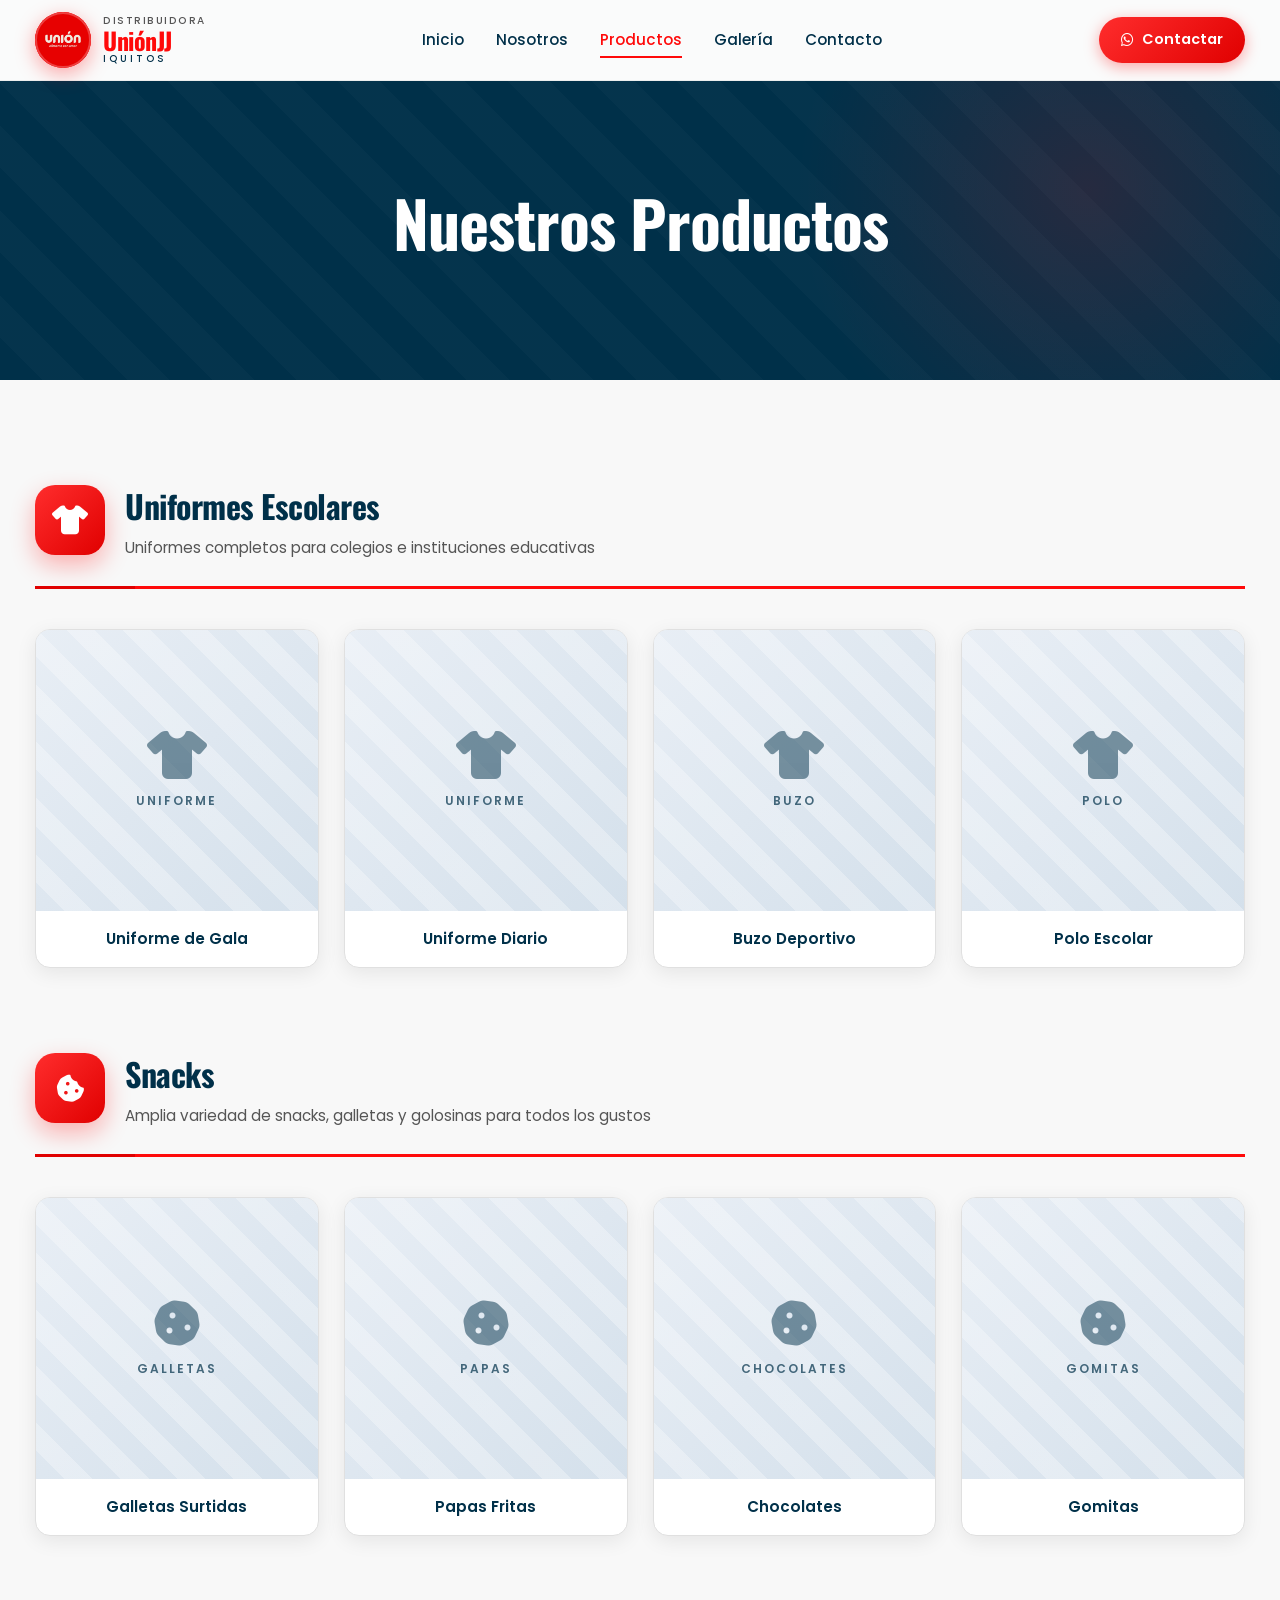
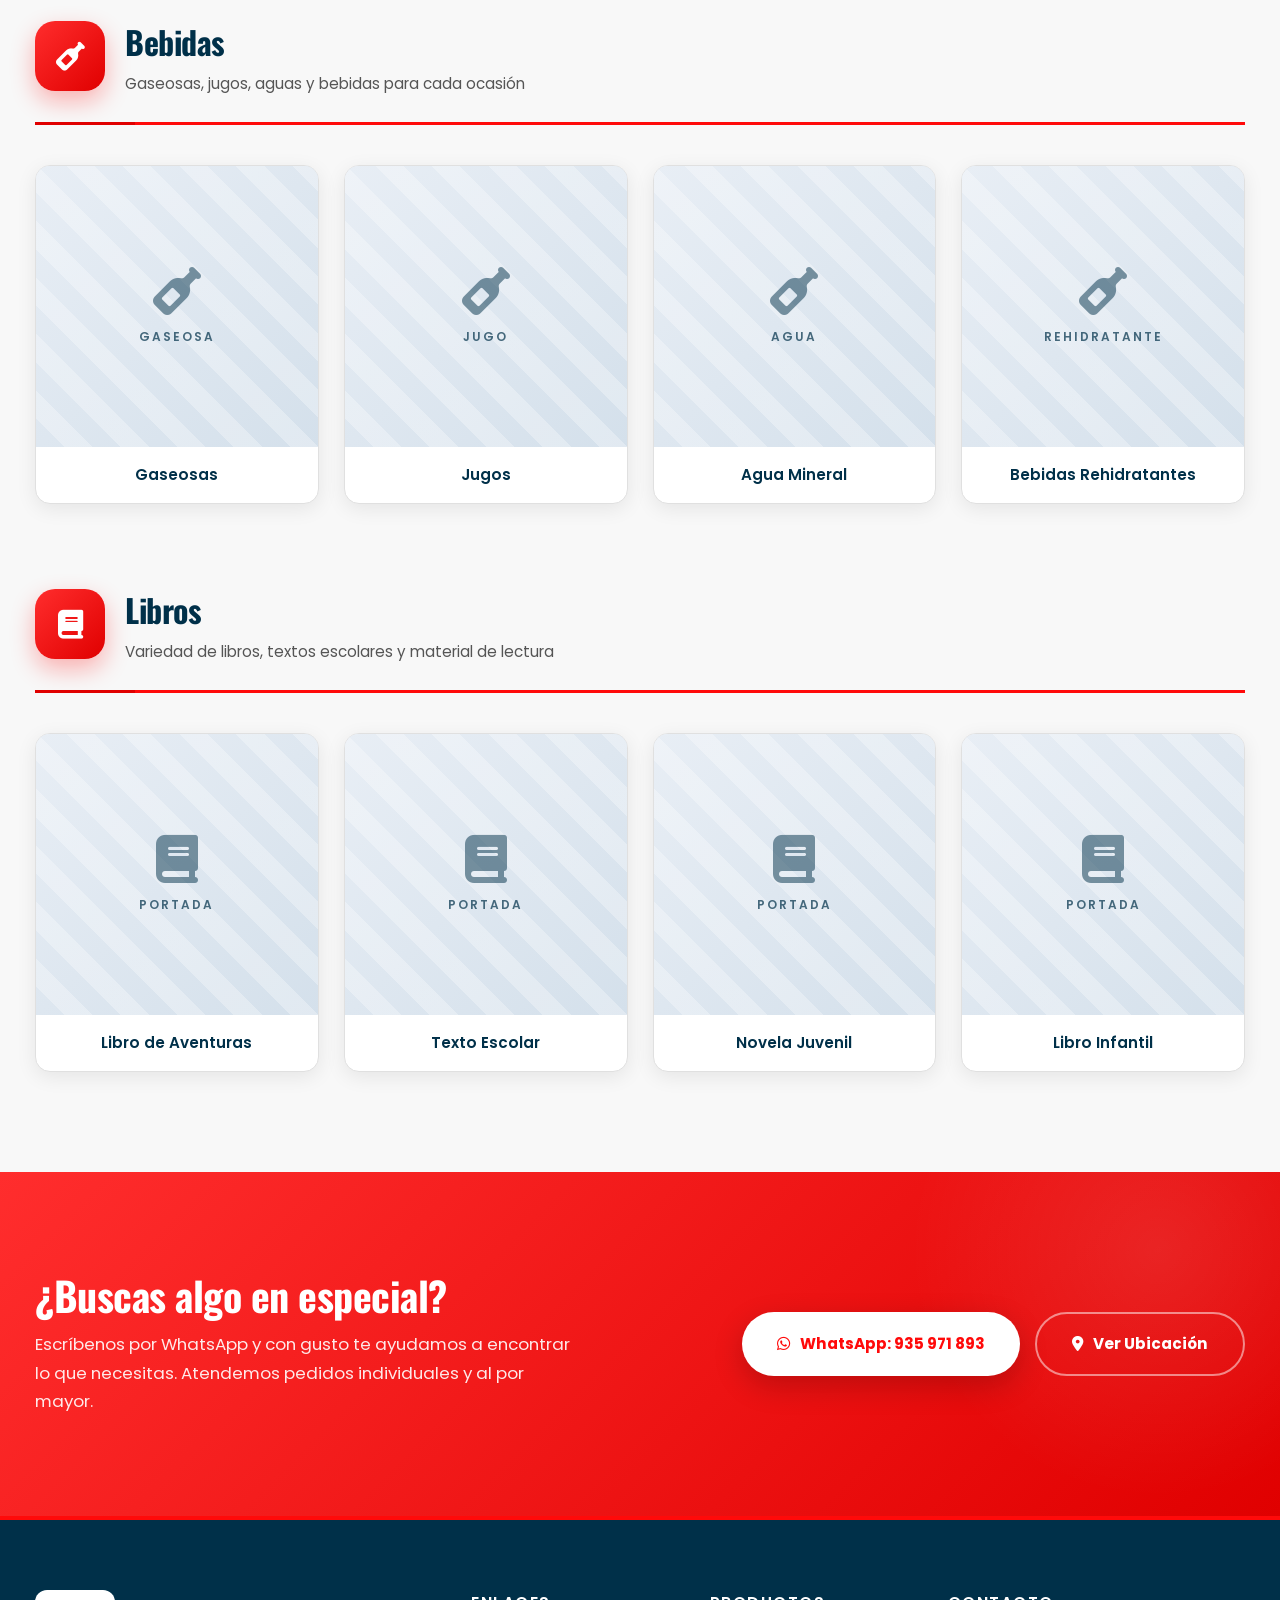
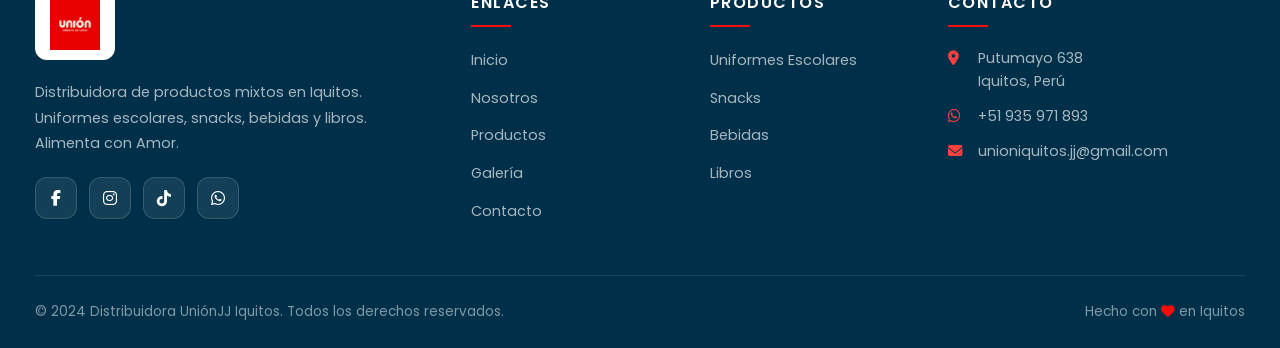
<file: servicios.html>
<!doctype html>
<html lang="es">
  <head>
    <meta charset="UTF-8" />
    <meta name="viewport" content="width=device-width, initial-scale=1.0" />
    <meta name="theme-color" content="#FF0A0A" />
    <meta
      name="description"
      content="Catálogo de productos de Distribuidora UniónJJ Iquitos - Uniformes escolares, snacks, bebidas y libros al mejor precio."
    />
    <meta
      name="keywords"
      content="catálogo, productos, uniformes, snacks, bebidas, libros, Iquitos"
    />
    <meta http-equiv="X-Content-Type-Options" content="nosniff" />
    <meta http-equiv="X-Frame-Options" content="DENY" />
    <meta name="referrer" content="strict-origin-when-cross-origin" />

    <title>Productos - Distribuidora UniónJJ Iquitos</title>

    <link rel="preconnect" href="https://fonts.googleapis.com" />
    <link rel="preconnect" href="https://fonts.gstatic.com" crossorigin />
    <link
      href="https://fonts.googleapis.com/css2?family=Poppins:wght@300;400;500;600;700;800;900&family=Oswald:wght@500;700&display=swap"
      rel="stylesheet"
    />
    <link
      rel="stylesheet"
      href="https://cdnjs.cloudflare.com/ajax/libs/font-awesome/6.5.1/css/all.min.css"
    />
    <link rel="stylesheet" href="css/estilo.css" />
  </head>
  <body>
    <!-- HEADER -->
    <header class="header" id="header">
      <div class="container">
        <div class="header-contenido">
          <a
            href="index.html"
            class="logo"
            aria-label="Distribuidora UniónJJ Iquitos - Inicio"
          >
            <div class="logo-marca">
              <img
                src="img/logo.png"
                alt="Distribuidora UniónJJ"
                class="logo-imagen"
              />
            </div>
            <div class="logo-texto">
              <span class="logo-nombre">Distribuidora</span>
              <span class="logo-marca-nombre">UniónJJ</span>
              <span class="logo-ciudad">Iquitos</span>
            </div>
          </a>

          <nav
            class="nav-principal"
            id="navPrincipal"
            aria-label="Navegación principal"
          >
            <ul class="nav-menu">
              <li><a href="index.html">Inicio</a></li>
              <li><a href="nosotros.html">Nosotros</a></li>
              <li><a href="servicios.html" class="activo">Productos</a></li>
              <li><a href="galeria.html">Galería</a></li>
              <li><a href="contacto.html">Contacto</a></li>
            </ul>
          </nav>

          <div class="acciones-header">
            <a
              href="https://wa.me/51935971893"
              target="_blank"
              rel="noopener"
              class="btn-whatsapp-header"
              aria-label="Contactar por WhatsApp"
            >
              <i class="fab fa-whatsapp"></i>
              <span class="btn-texto">Contactar</span>
            </a>
            <button
              class="btn-menu-mobile"
              id="btnMenuMobile"
              aria-label="Abrir menú"
            >
              <i class="fas fa-bars"></i>
            </button>
          </div>
        </div>
      </div>
    </header>

    <!-- HERO INTERNO -->
    <section class="pagina-hero">
      <div class="pagina-hero-overlay"></div>
      <div class="container">
        <div class="pagina-hero-contenido">
          <h1>Nuestros Productos</h1>
        </div>
      </div>
    </section>

    <!-- CATÁLOGO -->
    <section class="catalogo">
      <div class="container">
        <!-- CATEGORÍA 1: UNIFORMES ESCOLARES -->
        <div id="uniformes" class="catalogo-categoria reveal">
          <div class="catalogo-categoria-header">
            <div class="catalogo-categoria-icono">
              <i class="fas fa-tshirt"></i>
            </div>
            <div>
              <h2>Uniformes Escolares</h2>
              <p>
                Uniformes completos para colegios e instituciones educativas
              </p>
            </div>
          </div>

          <div class="catalogo-grid">
            <div class="catalogo-item">
              <div class="catalogo-imagen">
                <div class="placeholder-img">
                  <i class="fas fa-tshirt"></i>
                  <span>Uniforme</span>
                </div>
              </div>
              <h3>Uniforme de Gala</h3>
            </div>

            <div class="catalogo-item">
              <div class="catalogo-imagen">
                <div class="placeholder-img">
                  <i class="fas fa-tshirt"></i>
                  <span>Uniforme</span>
                </div>
              </div>
              <h3>Uniforme Diario</h3>
            </div>

            <div class="catalogo-item">
              <div class="catalogo-imagen">
                <div class="placeholder-img">
                  <i class="fas fa-tshirt"></i>
                  <span>Buzo</span>
                </div>
              </div>
              <h3>Buzo Deportivo</h3>
            </div>

            <div class="catalogo-item">
              <div class="catalogo-imagen">
                <div class="placeholder-img">
                  <i class="fas fa-tshirt"></i>
                  <span>Polo</span>
                </div>
              </div>
              <h3>Polo Escolar</h3>
            </div>
          </div>
        </div>

        <!-- CATEGORÍA 2: SNACKS -->
        <div id="snacks" class="catalogo-categoria reveal">
          <div class="catalogo-categoria-header">
            <div class="catalogo-categoria-icono">
              <i class="fas fa-cookie-bite"></i>
            </div>
            <div>
              <h2>Snacks</h2>
              <p>
                Amplia variedad de snacks, galletas y golosinas para todos los
                gustos
              </p>
            </div>
          </div>

          <div class="catalogo-grid">
            <div class="catalogo-item">
              <div class="catalogo-imagen">
                <div class="placeholder-img">
                  <i class="fas fa-cookie"></i>
                  <span>Galletas</span>
                </div>
              </div>
              <h3>Galletas Surtidas</h3>
            </div>

            <div class="catalogo-item">
              <div class="catalogo-imagen">
                <div class="placeholder-img">
                  <i class="fas fa-cookie"></i>
                  <span>Papas</span>
                </div>
              </div>
              <h3>Papas Fritas</h3>
            </div>

            <div class="catalogo-item">
              <div class="catalogo-imagen">
                <div class="placeholder-img">
                  <i class="fas fa-cookie"></i>
                  <span>Chocolates</span>
                </div>
              </div>
              <h3>Chocolates</h3>
            </div>

            <div class="catalogo-item">
              <div class="catalogo-imagen">
                <div class="placeholder-img">
                  <i class="fas fa-cookie"></i>
                  <span>Gomitas</span>
                </div>
              </div>
              <h3>Gomitas</h3>
            </div>
          </div>
        </div>

        <!-- CATEGORÍA 3: BEBIDAS -->
        <div id="bebidas" class="catalogo-categoria reveal">
          <div class="catalogo-categoria-header">
            <div class="catalogo-categoria-icono">
              <i class="fas fa-wine-bottle"></i>
            </div>
            <div>
              <h2>Bebidas</h2>
              <p>Gaseosas, jugos, aguas y bebidas para cada ocasión</p>
            </div>
          </div>

          <div class="catalogo-grid">
            <div class="catalogo-item">
              <div class="catalogo-imagen">
                <div class="placeholder-img">
                  <i class="fas fa-wine-bottle"></i>
                  <span>Gaseosa</span>
                </div>
              </div>
              <h3>Gaseosas</h3>
            </div>

            <div class="catalogo-item">
              <div class="catalogo-imagen">
                <div class="placeholder-img">
                  <i class="fas fa-wine-bottle"></i>
                  <span>Jugo</span>
                </div>
              </div>
              <h3>Jugos</h3>
            </div>

            <div class="catalogo-item">
              <div class="catalogo-imagen">
                <div class="placeholder-img">
                  <i class="fas fa-wine-bottle"></i>
                  <span>Agua</span>
                </div>
              </div>
              <h3>Agua Mineral</h3>
            </div>

            <div class="catalogo-item">
              <div class="catalogo-imagen">
                <div class="placeholder-img">
                  <i class="fas fa-wine-bottle"></i>
                  <span>Rehidratante</span>
                </div>
              </div>
              <h3>Bebidas Rehidratantes</h3>
            </div>
          </div>
        </div>

        <!-- CATEGORÍA 4: LIBROS -->
        <div id="libros" class="catalogo-categoria reveal">
          <div class="catalogo-categoria-header">
            <div class="catalogo-categoria-icono">
              <i class="fas fa-book"></i>
            </div>
            <div>
              <h2>Libros</h2>
              <p>Variedad de libros, textos escolares y material de lectura</p>
            </div>
          </div>

          <div class="catalogo-grid">
            <!-- PRODUCTO 1: CON CARRUSEL -->
            <div class="catalogo-item">
              <div class="catalogo-imagen">
                <div class="carrusel-imagenes">
                  <div class="carrusel-item">
                    <div class="placeholder-img">
                      <i class="fas fa-book"></i><span>Portada</span>
                    </div>
                  </div>
                  <div class="carrusel-item">
                    <div class="placeholder-img">
                      <i class="fas fa-book-open"></i><span>Interior</span>
                    </div>
                  </div>
                  <div class="carrusel-item">
                    <div class="placeholder-img">
                      <i class="fas fa-bookmark"></i><span>Detalle</span>
                    </div>
                  </div>
                </div>
              </div>
              <h3>Libro de Aventuras</h3>
            </div>

            <!-- PRODUCTO 2: CON CARRUSEL -->
            <div class="catalogo-item">
              <div class="catalogo-imagen">
                <div class="carrusel-imagenes">
                  <div class="carrusel-item">
                    <div class="placeholder-img">
                      <i class="fas fa-book"></i><span>Portada</span>
                    </div>
                  </div>
                  <div class="carrusel-item">
                    <div class="placeholder-img">
                      <i class="fas fa-book-open"></i><span>Interior</span>
                    </div>
                  </div>
                </div>
              </div>
              <h3>Texto Escolar</h3>
            </div>

            <!-- PRODUCTO 3: CON CARRUSEL -->
            <div class="catalogo-item">
              <div class="catalogo-imagen">
                <div class="carrusel-imagenes">
                  <div class="carrusel-item">
                    <div class="placeholder-img">
                      <i class="fas fa-book"></i><span>Portada</span>
                    </div>
                  </div>
                  <div class="carrusel-item">
                    <div class="placeholder-img">
                      <i class="fas fa-book-open"></i><span>Interior</span>
                    </div>
                  </div>
                </div>
              </div>
              <h3>Novela Juvenil</h3>
            </div>

            <!-- PRODUCTO 4: CON CARRUSEL -->
            <div class="catalogo-item">
              <div class="catalogo-imagen">
                <div class="carrusel-imagenes">
                  <div class="carrusel-item">
                    <div class="placeholder-img">
                      <i class="fas fa-book"></i><span>Portada</span>
                    </div>
                  </div>
                  <div class="carrusel-item">
                    <div class="placeholder-img">
                      <i class="fas fa-book-open"></i><span>Interior</span>
                    </div>
                  </div>
                </div>
              </div>
              <h3>Libro Infantil</h3>
            </div>
          </div>
        </div>
      </div>
      <!-- ESTA ETIQUETA FALTABA: Cierra el container -->
    </section>
    <!-- ESTA ETIQUETA FALTABA: Cierra la sección catálogo -->

    <!-- CTA -->
    <section class="cta-final">
      <div class="container">
        <div class="cta-contenido reveal">
          <div class="cta-texto">
            <h2>¿Buscas algo en especial?</h2>
            <p>
              Escríbenos por WhatsApp y con gusto te ayudamos a encontrar lo que
              necesitas. Atendemos pedidos individuales y al por mayor.
            </p>
          </div>
          <div class="cta-botones">
            <a
              href="https://wa.me/51935971893"
              target="_blank"
              rel="noopener"
              class="btn-blanco-grande"
            >
              <i class="fab fa-whatsapp"></i> WhatsApp: 935 971 893
            </a>
            <a href="contacto.html" class="btn-outline-blanco">
              <i class="fas fa-map-marker-alt"></i> Ver Ubicación
            </a>
          </div>
        </div>
      </div>
    </section>

    <!-- FOOTER -->
    <footer class="footer">
      <div class="container">
        <div class="grid-footer">
          <div class="footer-columna">
            <img
              src="img/logo.png"
              alt="Distribuidora UniónJJ"
              class="footer-logo"
            />
            <p>
              Distribuidora de productos mixtos en Iquitos. Uniformes escolares,
              snacks, bebidas y libros. Alimenta con Amor.
            </p>
            <div class="redes-sociales">
              <a href="#" aria-label="Facebook"
                ><i class="fab fa-facebook-f"></i
              ></a>
              <a href="#" aria-label="Instagram"
                ><i class="fab fa-instagram"></i
              ></a>
              <a href="#" aria-label="TikTok"><i class="fab fa-tiktok"></i></a>
              <a href="https://wa.me/51935971893" aria-label="WhatsApp"
                ><i class="fab fa-whatsapp"></i
              ></a>
            </div>
          </div>

          <div class="footer-columna">
            <h4>Enlaces</h4>
            <ul>
              <li><a href="index.html">Inicio</a></li>
              <li><a href="nosotros.html">Nosotros</a></li>
              <li><a href="servicios.html">Productos</a></li>
              <li><a href="galeria.html">Galería</a></li>
              <li><a href="contacto.html">Contacto</a></li>
            </ul>
          </div>

          <div class="footer-columna">
            <h4>Productos</h4>
            <ul>
              <li><a href="servicios.html">Uniformes Escolares</a></li>
              <li><a href="servicios.html">Snacks</a></li>
              <li><a href="servicios.html">Bebidas</a></li>
              <li><a href="servicios.html">Libros</a></li>
              <!-- ACTUALIZADO -->
            </ul>
          </div>

          <div class="footer-columna">
            <h4>Contacto</h4>
            <ul class="contacto-lista">
              <li>
                <i class="fas fa-map-marker-alt"></i
                ><span>Putumayo 638<br />Iquitos, Perú</span>
              </li>
              <li>
                <i class="fab fa-whatsapp"></i><span>+51 935 971 893</span>
              </li>
              <li>
                <i class="fas fa-envelope"></i
                ><span>unioniquitos.jj@gmail.com</span>
              </li>
            </ul>
          </div>
        </div>

        <div class="footer-bottom">
          <p>
            &copy; 2024 Distribuidora UniónJJ Iquitos. Todos los derechos
            reservados.
          </p>
          <p>
            Hecho con <i class="fas fa-heart" style="color: #ff0a0a"></i> en
            Iquitos
          </p>
        </div>
      </div>
    </footer>

    <script src="js/app.js"></script>
  </body>
</html>
</file>
<file: css/estilo.css>
/* ============================================ */
/* DISTRIBUIDORA UNIÓNJJ - ESTILOS PRINCIPALES */
/* ============================================ */

/* ============================================ */
/* 1. RESET Y VARIABLES */
/* ============================================ */
* {
    margin: 0;
    padding: 0;
    box-sizing: border-box;
}

html {
    scroll-behavior: smooth;
    -webkit-text-size-adjust: 100%;
    overflow-x: hidden;
}

body {
    font-family: 'Poppins', sans-serif;
    background: var(--blanco);
    color: var(--negro);
    line-height: 1.6;
    overflow-x: hidden;
    width: 100%;
    max-width: 100%;
    position: relative;
    -webkit-font-smoothing: antialiased;
    -moz-osx-font-smoothing: grayscale;
}

:root {
    --rojo: #FF0A0A;
    --rojo-oscuro: #E00000;
    --rojo-claro: #FF4040;
    --rojo-brillante: #FF2D2D;
    --azul: #003049;
    --azul-claro: #457b9d;
    --azul-suave: #e8f1f5;
    --blanco: #ffffff;
    --gris-claro: #f8f8f8;
    --gris-medio: #e0e0e0;
    --gris-texto: #555;
    --negro: #1a1a1a;

    --gradiente-rojo: linear-gradient(135deg, #FF2D2D 0%, #E00000 100%);
    --gradiente-azul: linear-gradient(135deg, #003049 0%, #001a29 100%);

    --sombra-suave: 0 5px 20px rgba(0, 0, 0, 0.08);
    --sombra-media: 0 10px 40px rgba(0, 0, 0, 0.12);
    --sombra-fuerte: 0 20px 60px rgba(0, 0, 0, 0.2);
    --sombra-roja: 0 10px 40px rgba(255, 10, 10, 0.4);

    --transicion: all 0.4s cubic-bezier(0.4, 0, 0.2, 1);
    --transicion-lenta: all 0.8s cubic-bezier(0.4, 0, 0.2, 1);
}

img {
    max-width: 100%;
    height: auto;
    display: block;
}

.container {
    max-width: 1250px;
    margin: 0 auto;
    padding: 0 20px;
    width: 100%;
}

/* ============================================ */
/* 2. HEADER */
/* ============================================ */
.header {
    position: fixed;
    top: 0;
    left: 0;
    width: 100%;
    z-index: 1000;
    background: rgba(255, 255, 255, 0.98);
    backdrop-filter: blur(15px);
    -webkit-backdrop-filter: blur(15px);
    border-bottom: 1px solid rgba(0, 0, 0, 0.05);
    transition: var(--transicion);
}

.header.scroll {
    box-shadow: 0 5px 30px rgba(0, 0, 0, 0.1);
}

.header-contenido {
    display: flex;
    justify-content: space-between;
    align-items: center;
    padding: 12px 0;
    gap: 20px;
}

.logo {
    display: flex;
    align-items: center;
    gap: 12px;
    text-decoration: none;
    flex-shrink: 0;
    transition: var(--transicion);
}

.logo:hover {
    transform: translateY(-1px);
}

.logo-marca {
    width: 56px;
    height: 56px;
    border-radius: 50%;
    overflow: hidden;
    background: var(--rojo);
    display: flex;
    align-items: center;
    justify-content: center;
    box-shadow: 0 6px 20px rgba(255, 10, 10, 0.35);
    transition: var(--transicion);
    flex-shrink: 0;
    position: relative;
}

.logo-marca::after {
    content: '';
    position: absolute;
    inset: 0;
    border-radius: 50%;
    border: 2px solid rgba(255, 255, 255, 0.25);
    pointer-events: none;
}

.logo:hover .logo-marca {
    box-shadow: 0 8px 25px rgba(255, 10, 10, 0.55);
    transform: rotate(-5deg);
}

.logo-imagen {
    width: 100%;
    height: 100%;
    object-fit: cover;
    transition: var(--transicion);
}

.logo-texto {
    display: flex;
    flex-direction: column;
    line-height: 1;
    gap: 1px;
}

.logo-nombre {
    font-family: 'Poppins', sans-serif;
    font-size: 0.65rem;
    font-weight: 500;
    color: var(--gris-texto);
    letter-spacing: 1.5px;
    text-transform: uppercase;
}

.logo-marca-nombre {
    font-family: 'Oswald', sans-serif;
    font-size: 1.5rem;
    font-weight: 700;
    color: var(--rojo);
    letter-spacing: -0.5px;
    line-height: 1;
    margin: 1px 0;
}

.logo-ciudad {
    font-family: 'Poppins', sans-serif;
    font-size: 0.6rem;
    font-weight: 500;
    color: var(--azul);
    letter-spacing: 3px;
    text-transform: uppercase;
}

.nav-menu {
    display: flex;
    list-style: none;
    gap: 32px;
    align-items: center;
}

.nav-menu a {
    color: var(--azul);
    text-decoration: none;
    font-weight: 500;
    font-size: 0.95rem;
    position: relative;
    padding: 8px 0;
    transition: var(--transicion);
}

.nav-menu a::after {
    content: '';
    position: absolute;
    bottom: 0;
    left: 0;
    width: 0;
    height: 2px;
    background: var(--rojo);
    transition: var(--transicion);
}

.nav-menu a:hover,
.nav-menu a.activo {
    color: var(--rojo);
}

.nav-menu a:hover::after,
.nav-menu a.activo::after {
    width: 100%;
}

.acciones-header {
    display: flex;
    align-items: center;
    gap: 12px;
}

.btn-whatsapp-header {
    display: inline-flex;
    align-items: center;
    gap: 8px;
    padding: 11px 22px;
    background: var(--gradiente-rojo);
    color: var(--blanco);
    text-decoration: none;
    border-radius: 50px;
    font-weight: 600;
    font-size: 0.9rem;
    transition: var(--transicion);
    box-shadow: 0 4px 15px rgba(255, 10, 10, 0.35);
}

.btn-whatsapp-header:hover {
    transform: translateY(-2px);
    box-shadow: 0 8px 25px rgba(255, 10, 10, 0.55);
}

.btn-menu-mobile {
    display: none;
    background: none;
    border: none;
    font-size: 1.5rem;
    color: var(--azul);
    cursor: pointer;
    padding: 5px;
}

/* ============================================ */
/* 3. HERO */
/* ============================================ */
.hero {
    min-height: 100vh;
    padding: 130px 0 80px;
    position: relative;
    overflow: hidden;
    background: linear-gradient(135deg, #f8f8f8 0%, #e8f1f5 100%);
    display: flex;
    align-items: center;
}

.hero-overlay {
    position: absolute;
    top: 0;
    left: 0;
    right: 0;
    bottom: 0;
    background: radial-gradient(circle at 80% 20%, rgba(255, 10, 10, 0.08) 0%, transparent 50%);
    z-index: 0;
}

.hero-deco {
    position: absolute;
    border-radius: 50%;
    z-index: 0;
    pointer-events: none;
}

.hero-deco-1 {
    width: 400px;
    height: 400px;
    background: radial-gradient(circle, rgba(255, 10, 10, 0.08) 0%, transparent 70%);
    top: -100px;
    right: -100px;
}

.hero-deco-2 {
    width: 300px;
    height: 300px;
    background: radial-gradient(circle, rgba(0, 48, 73, 0.06) 0%, transparent 70%);
    bottom: -50px;
    left: -50px;
}

.hero .container {
    display: grid;
    grid-template-columns: 1.2fr 1fr;
    gap: 60px;
    align-items: center;
    position: relative;
    z-index: 2;
}

.hero-contenido {
    animation: fadeInUp 1s ease;
}

.hero-titulo {
    font-family: 'Oswald', sans-serif;
    font-size: 4.5rem;
    font-weight: 700;
    line-height: 1.05;
    color: var(--azul);
    margin-bottom: 25px;
    letter-spacing: -1px;
}

.hero-titulo .texto-rojo {
    color: var(--rojo);
    display: inline-block;
    position: relative;
}

.hero-titulo .texto-rojo::after {
    content: '';
    position: absolute;
    bottom: 8px;
    left: 0;
    width: 100%;
    height: 8px;
    background: rgba(255, 10, 10, 0.15);
    z-index: -1;
}

.hero-descripcion {
    font-size: 1.1rem;
    color: var(--gris-texto);
    max-width: 550px;
    margin-bottom: 35px;
    line-height: 1.8;
}

.hero-botones {
    display: flex;
    gap: 15px;
    flex-wrap: wrap;
    margin-bottom: 40px;
}

.btn-primario {
    display: inline-flex;
    align-items: center;
    gap: 10px;
    padding: 16px 32px;
    background: var(--gradiente-rojo);
    color: var(--blanco);
    text-decoration: none;
    border-radius: 50px;
    font-weight: 600;
    font-size: 0.95rem;
    border: none;
    cursor: pointer;
    transition: var(--transicion);
    box-shadow: 0 8px 25px rgba(255, 10, 10, 0.35);
    font-family: 'Poppins', sans-serif;
}

.btn-primario:hover {
    transform: translateY(-3px);
    box-shadow: 0 15px 40px rgba(255, 10, 10, 0.55);
}

.btn-secundario {
    display: inline-flex;
    align-items: center;
    gap: 10px;
    padding: 16px 32px;
    background: var(--blanco);
    color: var(--azul);
    text-decoration: none;
    border-radius: 50px;
    font-weight: 600;
    font-size: 0.95rem;
    border: 2px solid var(--gris-medio);
    cursor: pointer;
    transition: var(--transicion);
    font-family: 'Poppins', sans-serif;
}

.btn-secundario:hover {
    border-color: var(--azul);
    transform: translateY(-3px);
    box-shadow: var(--sombra-media);
}

.hero-info {
    display: flex;
    gap: 30px;
    flex-wrap: wrap;
    padding-top: 30px;
    border-top: 1px solid var(--gris-medio);
}

.hero-info-item {
    display: flex;
    align-items: center;
    gap: 12px;
}

.hero-info-item i {
    width: 45px;
    height: 45px;
    background: rgba(255, 10, 10, 0.1);
    color: var(--rojo);
    border-radius: 12px;
    display: flex;
    align-items: center;
    justify-content: center;
    font-size: 1.1rem;
    flex-shrink: 0;
}

.hero-info-item div {
    display: flex;
    flex-direction: column;
    line-height: 1.3;
}

.hero-info-item strong {
    color: var(--azul);
    font-size: 0.95rem;
}

.hero-info-item span {
    color: var(--gris-texto);
    font-size: 0.8rem;
}

.hero-imagen {
    position: relative;
    display: flex;
    justify-content: center;
    align-items: center;
    animation: fadeInUp 1s ease 0.3s backwards;
}

.hero-imagen-marco {
    position: relative;
    width: 100%;
    max-width: 450px;
    aspect-ratio: 4/5;
    border-radius: 30px;
    overflow: hidden;
    box-shadow: var(--sombra-fuerte);
}

.hero-badge-flotante {
    position: absolute;
    bottom: 30px;
    left: -30px;
    background: var(--blanco);
    padding: 20px 25px;
    border-radius: 20px;
    box-shadow: var(--sombra-fuerte);
    display: flex;
    flex-direction: column;
    align-items: center;
    gap: 5px;
    animation: flotar 4s ease-in-out infinite;
    border-left: 4px solid var(--rojo);
}

.badge-numero {
    font-family: 'Oswald', sans-serif;
    font-size: 2.2rem;
    font-weight: 700;
    color: var(--rojo);
    line-height: 1;
}

.badge-texto {
    font-size: 0.7rem;
    color: var(--gris-texto);
    text-align: center;
    letter-spacing: 0.5px;
    line-height: 1.2;
    text-transform: uppercase;
    font-weight: 500;
}

/* ============================================ */
/* 4. PLACEHOLDERS DE IMAGEN */
/* ============================================ */
.placeholder-img {
    width: 100%;
    height: 100%;
    display: flex;
    flex-direction: column;
    align-items: center;
    justify-content: center;
    gap: 12px;
    background: linear-gradient(135deg, #e8eef5 0%, #d4e0eb 100%);
    color: var(--azul-claro);
    position: relative;
    overflow: hidden;
    transition: var(--transicion);
}

.placeholder-img::before {
    content: '';
    position: absolute;
    top: 0;
    left: 0;
    right: 0;
    bottom: 0;
    background: repeating-linear-gradient(
        45deg,
        transparent,
        transparent 20px,
        rgba(255, 255, 255, 0.3) 20px,
        rgba(255, 255, 255, 0.3) 40px
    );
}

.placeholder-img i {
    font-size: 3.5rem;
    position: relative;
    z-index: 1;
    color: var(--azul);
    opacity: 0.5;
}

.placeholder-img span {
    font-size: 0.75rem;
    letter-spacing: 2px;
    text-transform: uppercase;
    position: relative;
    z-index: 1;
    font-weight: 600;
    color: var(--azul);
    opacity: 0.7;
}

.placeholder-hero {
    background: linear-gradient(135deg, #ffd6d9 0%, #e8c5c8 100%);
}

.placeholder-hero i {
    color: var(--rojo);
    opacity: 0.6;
}

.placeholder-hero span {
    color: var(--rojo);
    opacity: 0.8;
}

/* ============================================ */
/* 5. ANIMACIONES */
/* ============================================ */
@keyframes fadeInUp {
    from { opacity: 0; transform: translateY(30px); }
    to { opacity: 1; transform: translateY(0); }
}

@keyframes flotar {
    0%, 100% { transform: translateY(0); }
    50% { transform: translateY(-12px); }
}

.reveal {
    opacity: 0;
    transform: translateY(40px);
    transition: opacity 0.8s ease, transform 0.8s ease;
}

.reveal.visible {
    opacity: 1;
    transform: translateY(0);
}

/* ============================================ */
/* 6. BENEFICIOS */
/* ============================================ */
.beneficios {
    padding: 80px 0;
    background: var(--blanco);
    border-bottom: 1px solid var(--gris-medio);
}

.grid-beneficios {
    display: grid;
    grid-template-columns: repeat(3, 1fr);
    gap: 40px;
    max-width: 1000px;
    margin: 0 auto;
}

.beneficio-item {
    text-align: center;
    padding: 30px 20px;
    transition: var(--transicion);
}

.beneficio-item:hover {
    transform: translateY(-8px);
}

.beneficio-icono {
    width: 70px;
    height: 70px;
    background: var(--gradiente-rojo);
    border-radius: 20px;
    display: flex;
    align-items: center;
    justify-content: center;
    color: var(--blanco);
    font-size: 1.6rem;
    margin: 0 auto 20px;
    transition: var(--transicion);
    box-shadow: 0 8px 25px rgba(255, 10, 10, 0.3);
}

.beneficio-item:hover .beneficio-icono {
    transform: rotate(-10deg) scale(1.1);
}

.beneficio-item h3 {
    color: var(--azul);
    font-size: 1.05rem;
    margin-bottom: 8px;
    font-weight: 700;
}

.beneficio-item p {
    color: var(--gris-texto);
    font-size: 0.9rem;
    line-height: 1.6;
}

/* ============================================ */
/* 7. SECCIÓN ENCABEZADO */
/* ============================================ */
.seccion-encabezado {
    text-align: center;
    max-width: 700px;
    margin: 0 auto 60px;
}

.seccion-encabezado h2 {
    font-family: 'Oswald', sans-serif;
    font-size: 2.8rem;
    font-weight: 700;
    color: var(--azul);
    margin-bottom: 15px;
    line-height: 1.2;
    letter-spacing: -0.5px;
}

.seccion-encabezado p {
    color: var(--gris-texto);
    font-size: 1.05rem;
}

/* ============================================ */
/* 8. SOBRE PREVIEW */
/* ============================================ */
.sobre-preview {
    padding: 100px 0;
    background: var(--gris-claro);
}

.sobre-grid {
    display: grid;
    grid-template-columns: 1fr 1fr;
    gap: 70px;
    align-items: center;
}

.sobre-imagenes {
    position: relative;
    height: 500px;
    width: 100%;
}

.placeholder-sobre-1 {
    position: absolute;
    top: 0;
    left: 0;
    width: 65%;
    height: 65%;
    border-radius: 20px;
    box-shadow: var(--sombra-fuerte);
}

.placeholder-sobre-2 {
    position: absolute;
    bottom: 0;
    right: 0;
    width: 55%;
    height: 55%;
    border-radius: 20px;
    box-shadow: var(--sombra-fuerte);
    background: linear-gradient(135deg, #ffd6d9 0%, #e8c5c8 100%);
}

.placeholder-sobre-2 i {
    color: var(--rojo);
    opacity: 0.6;
}

.placeholder-sobre-2 span {
    color: var(--rojo);
    opacity: 0.8;
}

.sobre-texto h2 {
    font-family: 'Oswald', sans-serif;
    font-size: 2.4rem;
    font-weight: 700;
    color: var(--azul);
    margin: 15px 0 25px;
    line-height: 1.2;
    letter-spacing: -0.5px;
}

.sobre-texto p {
    color: var(--gris-texto);
    font-size: 1rem;
    line-height: 1.9;
    margin-bottom: 20px;
}

.sobre-lista {
    list-style: none;
    margin: 30px 0 35px;
    display: grid;
    grid-template-columns: 1fr 1fr;
    gap: 12px;
}

.sobre-lista li {
    display: flex;
    align-items: center;
    gap: 10px;
    color: var(--azul);
    font-weight: 500;
    font-size: 0.95rem;
}

.sobre-lista li i {
    width: 24px;
    height: 24px;
    background: var(--gradiente-rojo);
    color: var(--blanco);
    border-radius: 50%;
    display: flex;
    align-items: center;
    justify-content: center;
    font-size: 0.65rem;
    flex-shrink: 0;
}

/* ============================================ */
/* 9. CATEGORÍAS */
/* ============================================ */
.categorias {
    padding: 100px 0;
    background: var(--blanco);
}

.grid-categorias {
    display: grid;
    grid-template-columns: repeat(2, 1fr);
    gap: 30px;
    margin-bottom: 50px;
    max-width: 850px;
    margin-left: auto;
    margin-right: auto;
}

.categoria-card {
    display: flex;
    flex-direction: column;
    justify-content: center;
    background: var(--blanco);
    border: 1px solid var(--gris-medio);
    border-radius: 20px;
    padding: 40px 30px;
    text-align: center;
    transition: var(--transicion);
    position: relative;
    overflow: hidden;
    text-decoration: none;
    color: inherit;
    height: 100%;
}

.categoria-card::before {
    content: '';
    position: absolute;
    top: 0;
    left: 0;
    right: 0;
    height: 4px;
    background: var(--gradiente-rojo);
    transform: scaleX(0);
    transition: transform 0.4s ease;
}

.categoria-card:hover::before {
    transform: scaleX(1);
}

.categoria-card:hover {
    transform: translateY(-10px);
    border-color: var(--rojo);
    box-shadow: var(--sombra-roja);
}

.categoria-icono {
    width: 80px;
    height: 80px;
    background: var(--gradiente-rojo);
    border-radius: 25px;
    display: flex;
    align-items: center;
    justify-content: center;
    color: var(--blanco);
    font-size: 2rem;
    margin: 0 auto 25px;
    box-shadow: 0 10px 25px rgba(255, 10, 10, 0.3);
    transition: var(--transicion);
}

.categoria-card:hover .categoria-icono {
    transform: rotate(-8deg) scale(1.1);
}

.categoria-card h3 {
    font-family: 'Oswald', sans-serif;
    color: var(--azul);
    font-size: 1.3rem;
    margin-bottom: 12px;
    font-weight: 700;
    letter-spacing: -0.3px;
}

.categoria-card p {
    color: var(--gris-texto);
    font-size: 0.9rem;
    line-height: 1.7;
}

.categorias-cta {
    text-align: center !important;
    width: 100% !important;
    display: block !important;
    margin-top: 50px;
    margin-bottom: 20px;
}

.categorias-cta .btn-primario {
    display: inline-flex !important;
    margin: 0 auto !important;
}

/* ============================================ */
/* 10. GALERÍA PREVIEW */
/* ============================================ */
.galeria-preview {
    padding: 100px 0;
    background: var(--gris-claro);
}

.grid-galeria-preview {
    display: grid;
    grid-template-columns: repeat(4, 1fr);
    gap: 20px;
    margin-bottom: 50px;
}

.galeria-preview-item {
    aspect-ratio: 1;
    border-radius: 20px;
    overflow: hidden;
    cursor: pointer;
    transition: var(--transicion);
    box-shadow: var(--sombra-suave);
}

.galeria-preview-item:hover {
    transform: scale(1.03);
    box-shadow: var(--sombra-fuerte);
}

.placeholder-galeria i {
    font-size: 3rem;
    transition: var(--transicion);
}

.galeria-preview-item:hover .placeholder-galeria i {
    transform: scale(1.15) rotate(-8deg);
    color: var(--rojo);
    opacity: 0.9;
}

.galeria-preview-cta {
    text-align: center;
}

/* ============================================ */
/* 11. HORARIOS */
/* ============================================ */
.horarios {
    padding: 100px 0;
    background: var(--gradiente-azul);
    position: relative;
    overflow: hidden;
}

.horarios::before {
    content: '';
    position: absolute;
    top: -50%;
    right: -20%;
    width: 600px;
    height: 600px;
    background: radial-gradient(circle, rgba(255, 10, 10, 0.15) 0%, transparent 70%);
    border-radius: 50%;
    pointer-events: none;
}

.horarios .seccion-encabezado h2 {
    color: var(--blanco);
}

.horarios .seccion-encabezado p {
    color: rgba(255, 255, 255, 0.7);
}

.grid-horarios {
    display: grid;
    grid-template-columns: repeat(4, 1fr);
    gap: 20px;
    position: relative;
    z-index: 1;
}

.horario-card {
    background: rgba(255, 255, 255, 0.06);
    border: 1px solid rgba(255, 255, 255, 0.1);
    border-radius: 20px;
    padding: 30px 25px;
    text-align: center;
    transition: var(--transicion);
    backdrop-filter: blur(10px);
}

.horario-card:hover {
    background: rgba(255, 255, 255, 0.1);
    transform: translateY(-8px);
    border-color: rgba(255, 10, 10, 0.5);
}

.horario-card.horario-cerrado {
    opacity: 0.55;
}

.horario-dia {
    display: flex;
    align-items: center;
    justify-content: center;
    gap: 10px;
    margin-bottom: 15px;
    color: rgba(255, 255, 255, 0.75);
    font-size: 0.9rem;
    font-weight: 500;
}

.horario-dia i {
    color: #ff8a91;
    font-size: 0.95rem;
}

.horario-hora {
    font-family: 'Oswald', sans-serif;
    font-size: 1.3rem;
    color: var(--blanco);
    font-weight: 700;
    letter-spacing: 0.5px;
}

.horario-cerrado .horario-hora {
    color: rgba(255, 255, 255, 0.5);
    font-size: 1.1rem;
}

/* ============================================ */
/* 12. CTA FINAL */
/* ============================================ */
.cta-final {
    padding: 100px 0;
    background: var(--gradiente-rojo);
    position: relative;
    overflow: hidden;
}

.cta-final::before {
    content: '';
    position: absolute;
    top: -50%;
    right: -10%;
    width: 500px;
    height: 500px;
    background: radial-gradient(circle, rgba(255, 255, 255, 0.1) 0%, transparent 70%);
    border-radius: 50%;
    pointer-events: none;
}

.cta-contenido {
    display: flex;
    justify-content: space-between;
    align-items: center;
    gap: 40px;
    position: relative;
    z-index: 1;
    flex-wrap: wrap;
}

.cta-texto {
    max-width: 550px;
}

.cta-texto h2 {
    font-family: 'Oswald', sans-serif;
    color: var(--blanco);
    font-size: 2.5rem;
    margin-bottom: 12px;
    line-height: 1.15;
    font-weight: 700;
    letter-spacing: -0.5px;
}

.cta-texto p {
    color: rgba(255, 255, 255, 0.9);
    font-size: 1.05rem;
    line-height: 1.7;
}

.cta-botones {
    display: flex;
    gap: 15px;
    flex-wrap: wrap;
}

.btn-blanco-grande {
    display: inline-flex;
    align-items: center;
    gap: 10px;
    padding: 18px 35px;
    background: var(--blanco);
    color: var(--rojo);
    text-decoration: none;
    border-radius: 50px;
    font-weight: 700;
    font-size: 0.95rem;
    transition: var(--transicion);
    box-shadow: 0 10px 30px rgba(0, 0, 0, 0.2);
}

.btn-blanco-grande:hover {
    transform: translateY(-3px);
    box-shadow: 0 15px 40px rgba(0, 0, 0, 0.3);
}

.btn-outline-blanco {
    display: inline-flex;
    align-items: center;
    gap: 10px;
    padding: 18px 35px;
    background: transparent;
    color: var(--blanco);
    text-decoration: none;
    border-radius: 50px;
    font-weight: 700;
    font-size: 0.95rem;
    border: 2px solid rgba(255, 255, 255, 0.5);
    transition: var(--transicion);
}

.btn-outline-blanco:hover {
    background: rgba(255, 255, 255, 0.15);
    border-color: var(--blanco);
    transform: translateY(-3px);
}

/* ============================================ */
/* 13. FOOTER */
/* ============================================ */
.footer {
    background: var(--azul);
    color: var(--blanco);
    padding: 70px 0 25px;
    border-top: 4px solid var(--rojo);
}

.grid-footer {
    display: grid;
    grid-template-columns: 2fr 1fr 1fr 1.5fr;
    gap: 40px;
    margin-bottom: 40px;
}

.footer-logo {
    height: 70px;
    width: auto;
    margin-bottom: 20px;
    background: var(--blanco);
    padding: 10px 15px;
    border-radius: 12px;
}

.footer-columna p {
    color: rgba(255, 255, 255, 0.65);
    line-height: 1.8;
    font-size: 0.9rem;
}

.footer-columna h4 {
    margin-bottom: 20px;
    color: var(--blanco);
    font-size: 1rem;
    font-weight: 600;
    letter-spacing: 1.5px;
    text-transform: uppercase;
    position: relative;
    padding-bottom: 12px;
}

.footer-columna h4::after {
    content: '';
    position: absolute;
    bottom: 0;
    left: 0;
    width: 40px;
    height: 2px;
    background: var(--rojo);
}

.footer-columna ul {
    list-style: none;
}

.footer-columna ul li {
    margin-bottom: 12px;
}

.footer-columna ul li a {
    color: rgba(255, 255, 255, 0.65);
    text-decoration: none;
    transition: var(--transicion);
    font-size: 0.9rem;
}

.footer-columna ul li a:hover {
    color: var(--rojo-claro);
    padding-left: 5px;
}

.contacto-lista li {
    display: flex;
    gap: 12px;
    color: rgba(255, 255, 255, 0.65);
    font-size: 0.9rem;
    align-items: flex-start;
}

.contacto-lista li i {
    color: var(--rojo-claro);
    margin-top: 4px;
    width: 18px;
    flex-shrink: 0;
}

.redes-sociales {
    display: flex;
    gap: 12px;
    margin-top: 20px;
}

.redes-sociales a {
    width: 42px;
    height: 42px;
    background: rgba(255, 255, 255, 0.08);
    border: 1px solid rgba(255, 255, 255, 0.15);
    border-radius: 12px;
    display: flex;
    align-items: center;
    justify-content: center;
    color: var(--blanco);
    text-decoration: none;
    transition: var(--transicion);
}

.redes-sociales a:hover {
    background: var(--rojo);
    border-color: var(--rojo);
    transform: translateY(-3px);
}

.footer-bottom {
    padding-top: 25px;
    border-top: 1px solid rgba(255, 255, 255, 0.1);
    display: flex;
    justify-content: space-between;
    color: rgba(255, 255, 255, 0.5);
    font-size: 0.85rem;
    flex-wrap: wrap;
    gap: 10px;
}

/* ============================================ */
/* 14. PÁGINAS INTERNAS - HERO */
/* ============================================ */
.pagina-hero {
    padding: 160px 0 80px;
    background: var(--azul);
    position: relative;
    overflow: hidden;
    display: flex;
    align-items: center;
    min-height: 380px;
}

.pagina-hero::before {
    content: '';
    position: absolute;
    top: 0;
    right: 0;
    width: 50%;
    height: 100%;
    background: radial-gradient(circle at 70% 50%, rgba(255, 10, 10, 0.15) 0%, transparent 60%);
    pointer-events: none;
}

.pagina-hero-overlay {
    position: absolute;
    top: 0;
    left: 0;
    right: 0;
    bottom: 0;
    background: repeating-linear-gradient(
        45deg,
        transparent,
        transparent 30px,
        rgba(255, 255, 255, 0.02) 30px,
        rgba(255, 255, 255, 0.02) 60px
    );
    z-index: 1;
}

.pagina-hero-contenido {
    position: relative;
    z-index: 2;
    text-align: center;
    width: 100%;
    animation: fadeInUp 1s ease;
}

.pagina-hero-contenido h1 {
    font-family: 'Oswald', sans-serif;
    font-size: 4rem;
    font-weight: 700;
    color: var(--blanco);
    margin-bottom: 15px;
    letter-spacing: -1px;
    line-height: 1.1;
}

.pagina-hero-contenido p {
    color: rgba(255, 255, 255, 0.8);
    font-size: 1.1rem;
    max-width: 600px;
    margin: 0 auto;
    font-weight: 300;
}

/* ============================================ */
/* 15. NOSOTROS - INFO */
/* ============================================ */
.nosotros-info {
    padding: 100px 0;
    background: linear-gradient(135deg, #fff5f5 0%, #f0f4ff 100%);
    position: relative;
    overflow: hidden;
}

.nosotros-info::before {
    content: '';
    position: absolute;
    top: -100px;
    right: -100px;
    width: 400px;
    height: 400px;
    background: radial-gradient(circle, rgba(255, 10, 10, 0.08) 0%, transparent 70%);
    border-radius: 50%;
    pointer-events: none;
}

.info-grid {
    display: grid;
    grid-template-columns: 1fr 1fr;
    gap: 30px;
    margin-bottom: 100px;
}

.info-card {
    background: var(--blanco);
    padding: 45px 40px;
    border-radius: 20px;
    border: 1px solid var(--gris-medio);
    box-shadow: var(--sombra-suave);
    transition: var(--transicion);
    position: relative;
    overflow: hidden;
}

.info-card::before {
    content: '';
    position: absolute;
    top: 0;
    left: 0;
    width: 100%;
    height: 5px;
    background: var(--gradiente-rojo);
    transform: scaleX(0);
    transform-origin: left;
    transition: transform 0.5s ease;
}

.info-card:hover::before {
    transform: scaleX(1);
}

.info-card:hover {
    transform: translateY(-10px);
    box-shadow: var(--sombra-roja);
    border-color: var(--rojo);
}

.info-header {
    display: flex;
    align-items: center;
    gap: 20px;
    margin-bottom: 25px;
}

.info-icono {
    width: 70px;
    height: 70px;
    background: var(--gradiente-rojo);
    border-radius: 18px;
    display: flex;
    align-items: center;
    justify-content: center;
    color: var(--blanco);
    font-size: 1.8rem;
    flex-shrink: 0;
    box-shadow: 0 8px 25px rgba(255, 10, 10, 0.3);
    transition: var(--transicion);
}

.info-card:hover .info-icono {
    transform: rotate(-8deg) scale(1.1);
}

.info-card h3 {
    font-family: 'Oswald', sans-serif;
    font-size: 1.8rem;
    color: var(--azul);
    margin: 0;
    font-weight: 700;
    letter-spacing: -0.5px;
    line-height: 1.1;
}

.info-card p {
    color: var(--gris-texto);
    font-size: 1rem;
    line-height: 1.8;
    margin: 0;
}

.grid-valores {
    display: grid;
    grid-template-columns: repeat(4, 1fr);
    gap: 25px;
    margin-bottom: 100px;
}

.valor-item {
    text-align: center;
    padding: 40px 25px;
    background: var(--blanco);
    border-radius: 20px;
    border: 1px solid var(--gris-medio);
    box-shadow: var(--sombra-suave);
    transition: var(--transicion);
    position: relative;
    overflow: hidden;
}

.valor-item::before {
    content: '';
    position: absolute;
    top: 0;
    left: 0;
    right: 0;
    height: 4px;
    background: var(--gradiente-rojo);
    transform: scaleX(0);
    transition: transform 0.4s ease;
}

.valor-item:hover::before {
    transform: scaleX(1);
}

.valor-item:hover {
    transform: translateY(-10px);
    border-color: var(--rojo);
    box-shadow: var(--sombra-roja);
}

.valor-icono {
    width: 80px;
    height: 80px;
    background: var(--gradiente-rojo);
    border-radius: 20px;
    display: flex;
    align-items: center;
    justify-content: center;
    color: var(--blanco);
    font-size: 1.8rem;
    margin: 0 auto 25px;
    box-shadow: 0 10px 25px rgba(255, 10, 10, 0.3);
    transition: var(--transicion);
}

.valor-item:hover .valor-icono {
    transform: rotate(-8deg) scale(1.1);
}

.valor-item h3 {
    font-family: 'Oswald', sans-serif;
    color: var(--azul);
    font-size: 1.25rem;
    margin-bottom: 12px;
    font-weight: 700;
    letter-spacing: -0.3px;
}

.valor-item p {
    color: var(--gris-texto);
    font-size: 0.9rem;
    line-height: 1.7;
}

.proposito {
    background: var(--azul);
    border-radius: 20px;
    padding: 60px 50px;
    position: relative;
    overflow: hidden;
    box-shadow: var(--sombra-fuerte);
}

.proposito::before {
    content: '';
    position: absolute;
    top: -50%;
    right: -10%;
    width: 500px;
    height: 500px;
    background: radial-gradient(circle, rgba(255, 10, 10, 0.15) 0%, transparent 70%);
    border-radius: 50%;
    pointer-events: none;
}

.proposito-contenido {
    position: relative;
    z-index: 1;
    text-align: center;
    max-width: 800px;
    margin: 0 auto;
}

.proposito-icono {
    width: 80px;
    height: 80px;
    background: var(--gradiente-rojo);
    border-radius: 50%;
    display: flex;
    align-items: center;
    justify-content: center;
    color: var(--blanco);
    font-size: 2rem;
    margin: 0 auto 25px;
    box-shadow: 0 10px 30px rgba(255, 10, 10, 0.4);
}

.proposito h3 {
    font-family: 'Oswald', sans-serif;
    font-size: 2rem;
    color: var(--blanco);
    margin-bottom: 20px;
    font-weight: 700;
    letter-spacing: -0.5px;
}

.proposito p {
    color: rgba(255, 255, 255, 0.85);
    font-size: 1.1rem;
    line-height: 1.9;
}

/* ============================================ */
/* 16. SERVICIOS COMPLETOS */
/* ============================================ */
.servicios-completos {
    padding: 100px 0;
    background: var(--blanco);
}

.servicios-lista {
    display: flex;
    flex-direction: column;
    gap: 30px;
    max-width: 1000px;
    margin: 0 auto;
}

.servicio-item {
    display: grid;
    grid-template-columns: auto 1fr;
    gap: 35px;
    align-items: center;
    background: var(--blanco);
    border: 1px solid var(--gris-medio);
    border-left: 4px solid var(--rojo);
    border-radius: 20px;
    padding: 40px 40px;
    transition: var(--transicion);
    box-shadow: var(--sombra-suave);
}

.servicio-item:hover {
    transform: translateX(10px);
    box-shadow: var(--sombra-media);
    border-left-color: var(--rojo-oscuro);
}

.servicio-item-icono {
    width: 90px;
    height: 90px;
    background: var(--gradiente-rojo);
    border-radius: 25px;
    display: flex;
    align-items: center;
    justify-content: center;
    color: var(--blanco);
    font-size: 2.2rem;
    flex-shrink: 0;
    box-shadow: 0 10px 30px rgba(255, 10, 10, 0.3);
    transition: var(--transicion);
}

.servicio-item:hover .servicio-item-icono {
    transform: rotate(-10deg) scale(1.05);
}

.servicio-item-info h3 {
    font-family: 'Oswald', sans-serif;
    color: var(--azul);
    font-size: 1.7rem;
    margin-bottom: 12px;
    font-weight: 700;
    letter-spacing: -0.3px;
}

.servicio-item-info > p {
    color: var(--gris-texto);
    font-size: 1rem;
    line-height: 1.8;
    margin-bottom: 18px;
}

.servicio-item-detalles {
    display: flex;
    flex-wrap: wrap;
    gap: 20px;
    list-style: none;
}

.servicio-item-detalles li {
    display: flex;
    align-items: center;
    gap: 8px;
    color: var(--azul);
    font-size: 0.9rem;
    font-weight: 500;
}

.servicio-item-detalles li i {
    color: var(--rojo);
    font-size: 0.75rem;
}

.servicios-cta {
    text-align: center;
    margin-top: 60px;
}

/* ============================================ */
/* 17. GALERÍA - FILTROS */
/* ============================================ */
.galeria-filtros {
    padding: 40px 0;
    background: var(--gris-claro);
    border-bottom: 1px solid var(--gris-medio);
    position: sticky;
    top: 78px;
    z-index: 100;
}

.filtros-contenedor {
    display: flex;
    gap: 12px;
    justify-content: center;
    flex-wrap: wrap;
}

.filtro-btn {
    display: inline-flex;
    align-items: center;
    padding: 10px 24px;
    background: var(--blanco);
    border: 2px solid var(--gris-medio);
    color: var(--gris-texto);
    border-radius: 50px;
    font-family: 'Poppins', sans-serif;
    font-weight: 600;
    font-size: 0.85rem;
    cursor: pointer;
    transition: var(--transicion);
}

.filtro-btn:hover {
    border-color: var(--rojo);
    color: var(--rojo);
}

.filtro-btn.activo {
    background: var(--gradiente-rojo);
    border-color: transparent;
    color: var(--blanco);
    box-shadow: 0 8px 25px rgba(255, 10, 10, 0.3);
}

/* ============================================ */
/* 18. GALERÍA COMPLETA */
/* ============================================ */
.galeria-completa {
    padding: 80px 0 100px;
    background: var(--blanco);
}

.galeria-grid-completo {
    display: grid;
    grid-template-columns: repeat(4, 1fr);
    gap: 20px;
}

.galeria-completa-item {
    position: relative;
    aspect-ratio: 1;
    border-radius: 20px;
    overflow: hidden;
    cursor: pointer;
    transition: var(--transicion);
    box-shadow: var(--sombra-suave);
}

.galeria-completa-item:hover {
    transform: scale(1.03);
    box-shadow: var(--sombra-fuerte);
    z-index: 2;
}

.galeria-completa-item:hover .placeholder-galeria i {
    transform: scale(1.15) rotate(-8deg);
    color: var(--rojo);
    opacity: 0.9;
}

.galeria-completa-overlay {
    position: absolute;
    bottom: 0;
    left: 0;
    right: 0;
    padding: 30px 20px 20px;
    background: linear-gradient(to top, rgba(0, 48, 73, 0.95), transparent);
    color: var(--blanco);
    transform: translateY(100%);
    transition: var(--transicion);
}

.galeria-completa-item:hover .galeria-completa-overlay {
    transform: translateY(0);
}

.galeria-completa-overlay h4 {
    font-family: 'Oswald', sans-serif;
    font-size: 1.15rem;
    margin-bottom: 5px;
    font-weight: 700;
    letter-spacing: -0.3px;
}

.galeria-completa-overlay p {
    font-size: 0.85rem;
    opacity: 0.85;
}

/* ============================================ */
/* 19. CONTACTO */
/* ============================================ */
.contacto-contenido {
    padding: 80px 0;
    background: var(--gris-claro);
}

.contacto-grid {
    display: grid;
    grid-template-columns: 1fr 1.2fr;
    gap: 50px;
    margin-bottom: 60px;
}

.contacto-info {
    background: var(--azul);
    padding: 45px 35px;
    border-radius: 20px;
    color: var(--blanco);
}

.contacto-info h2 {
    font-family: 'Oswald', sans-serif;
    font-size: 1.8rem;
    margin-bottom: 15px;
    color: var(--blanco);
    font-weight: 700;
}

.contacto-info > p {
    color: rgba(255, 255, 255, 0.7);
    font-size: 0.95rem;
    line-height: 1.7;
    margin-bottom: 30px;
}

.contacto-item {
    display: flex;
    gap: 15px;
    margin-bottom: 25px;
}

.contacto-icono {
    width: 50px;
    height: 50px;
    background: rgba(255, 10, 10, 0.15);
    border: 1px solid rgba(255, 10, 10, 0.3);
    border-radius: 12px;
    display: flex;
    align-items: center;
    justify-content: center;
    color: var(--rojo-claro);
    font-size: 1.2rem;
    flex-shrink: 0;
}

.contacto-item h4 {
    color: var(--rojo-claro);
    font-size: 0.85rem;
    margin-bottom: 5px;
    font-weight: 600;
    letter-spacing: 1px;
    text-transform: uppercase;
}

.contacto-item p {
    color: rgba(255, 255, 255, 0.8);
    font-size: 0.9rem;
    line-height: 1.6;
}

.contacto-redes {
    margin-top: 30px;
    padding-top: 25px;
    border-top: 1px solid rgba(255, 255, 255, 0.1);
}

.contacto-redes h4 {
    color: var(--rojo-claro);
    font-size: 0.95rem;
    margin-bottom: 15px;
    letter-spacing: 1px;
    text-transform: uppercase;
}

.contacto-formulario {
    background: var(--blanco);
    padding: 45px 40px;
    border-radius: 20px;
    box-shadow: var(--sombra-media);
}

.contacto-formulario h2 {
    font-family: 'Oswald', sans-serif;
    font-size: 1.8rem;
    color: var(--azul);
    margin-bottom: 30px;
    font-weight: 700;
}

.campo-grupo {
    margin-bottom: 20px;
}

.campo-grupo label {
    display: block;
    color: var(--azul);
    font-weight: 600;
    font-size: 0.85rem;
    margin-bottom: 8px;
    letter-spacing: 0.5px;
}

.campo-grupo input,
.campo-grupo select,
.campo-grupo textarea {
    width: 100%;
    padding: 14px 18px;
    border: 2px solid var(--gris-medio);
    border-radius: 12px;
    font-family: 'Poppins', sans-serif;
    font-size: 0.95rem;
    color: var(--negro);
    background: var(--blanco);
    transition: var(--transicion);
}

.campo-grupo input:focus,
.campo-grupo select:focus,
.campo-grupo textarea:focus {
    outline: none;
    border-color: var(--rojo);
    box-shadow: 0 0 0 4px rgba(255, 10, 10, 0.1);
}

.campo-grupo textarea {
    resize: vertical;
    min-height: 120px;
}

.btn-full {
    width: 100%;
    justify-content: center;
    margin-top: 10px;
    padding: 16px;
    font-size: 1rem;
}

.form-aviso {
    text-align: center;
    color: var(--gris-texto);
    font-size: 0.8rem;
    margin-top: 15px;
    display: flex;
    align-items: center;
    justify-content: center;
    gap: 8px;
}

.form-aviso i {
    color: var(--rojo);
}

.mapa-contenedor {
    border-radius: 20px;
    overflow: hidden;
    box-shadow: var(--sombra-media);
    margin-top: 40px;
}

/* ============================================ */
/* 20. ESTADÍSTICAS NOSOTROS */
/* ============================================ */
.estadisticas-nosotros {
    padding: 80px 0;
    background: var(--gradiente-rojo);
    position: relative;
    overflow: hidden;
}

.estadisticas-nosotros::before {
    content: '';
    position: absolute;
    top: -50%;
    right: -10%;
    width: 500px;
    height: 500px;
    background: radial-gradient(circle, rgba(255, 255, 255, 0.1) 0%, transparent 70%);
    border-radius: 50%;
    pointer-events: none;
}

.grid-estadisticas {
    display: grid;
    grid-template-columns: repeat(4, 1fr);
    gap: 30px;
    position: relative;
    z-index: 1;
}

.estadistica-item {
    text-align: center;
}

.estadistica-numero {
    display: block;
    font-family: 'Oswald', sans-serif;
    font-size: 3rem;
    font-weight: 700;
    color: var(--blanco);
    letter-spacing: -1px;
    line-height: 1;
    margin-bottom: 10px;
}

.estadistica-texto {
    display: block;
    color: rgba(255, 255, 255, 0.9);
    font-size: 0.9rem;
    font-weight: 500;
    letter-spacing: 1px;
    text-transform: uppercase;
}

/* ============================================ */
/* 21. CATÁLOGO DE PRODUCTOS */
/* ============================================ */
.catalogo {
    padding: 100px 0;
    background: var(--gris-claro);
}

.catalogo-categoria {
    margin-bottom: 80px;
}

.catalogo-categoria:last-child {
    margin-bottom: 0;
}

.catalogo-categoria-header {
    display: flex;
    align-items: center;
    gap: 20px;
    margin-bottom: 40px;
    padding-bottom: 25px;
    border-bottom: 3px solid var(--rojo);
    position: relative;
}

.catalogo-categoria-header::after {
    content: '';
    position: absolute;
    bottom: -3px;
    left: 0;
    width: 100px;
    height: 3px;
    background: var(--rojo-oscuro);
}

.catalogo-categoria-icono {
    width: 70px;
    height: 70px;
    background: var(--gradiente-rojo);
    border-radius: 20px;
    display: flex;
    align-items: center;
    justify-content: center;
    color: var(--blanco);
    font-size: 1.8rem;
    flex-shrink: 0;
    box-shadow: 0 10px 25px rgba(255, 10, 10, 0.3);
}

.catalogo-categoria-header h2 {
    font-family: 'Oswald', sans-serif;
    font-size: 2rem;
    color: var(--azul);
    margin-bottom: 5px;
    font-weight: 700;
    letter-spacing: -0.5px;
}

.catalogo-categoria-header p {
    color: var(--gris-texto);
    font-size: 0.95rem;
    margin: 0;
}

.catalogo-grid {
    display: grid;
    grid-template-columns: repeat(4, 1fr);
    gap: 25px;
}

.catalogo-item {
    background: var(--blanco);
    border-radius: 15px;
    overflow: hidden;
    box-shadow: var(--sombra-suave);
    transition: var(--transicion);
    cursor: pointer;
    border: 1px solid var(--gris-medio);
}

.catalogo-item:hover {
    transform: translateY(-8px);
    box-shadow: var(--sombra-roja);
    border-color: var(--rojo);
}

.catalogo-imagen {
    aspect-ratio: 1;
    overflow: hidden;
    position: relative;
    background: linear-gradient(135deg, #e8eef5 0%, #d4e0eb 100%);
}

.catalogo-imagen .placeholder-img {
    width: 100%;
    height: 100%;
}

.catalogo-imagen .placeholder-img i {
    font-size: 3rem;
    transition: var(--transicion);
}

.catalogo-item:hover .placeholder-img i {
    transform: scale(1.15) rotate(-8deg);
    color: var(--rojo);
    opacity: 0.9;
}

.catalogo-item h3 {
    font-family: 'Poppins', sans-serif;
    font-size: 0.95rem;
    color: var(--azul);
    font-weight: 600;
    text-align: center;
    padding: 18px 15px;
    margin: 0;
    transition: var(--transicion);
    line-height: 1.3;
}

.catalogo-item:hover h3 {
    color: var(--rojo);
}

/* ============================================ */
/* 22. RESPONSIVE - LAPTOPS Y TABLETS GRANDES */
/* ============================================ */
@media (max-width: 1200px) {
    .hero-titulo { font-size: 3.8rem; }
    .grid-galeria-preview { grid-template-columns: repeat(2, 1fr); }
    .grid-horarios { grid-template-columns: repeat(2, 1fr); }
    .grid-footer { grid-template-columns: repeat(2, 1fr); }
    .galeria-grid-completo { grid-template-columns: repeat(3, 1fr); }
}

/* ============================================ */
/* 23. RESPONSIVE - TABLETS */
/* ============================================ */
@media (max-width: 992px) {
    .container { padding: 0 25px; }

    .logo-marca { width: 46px; height: 46px; }
    .logo-marca-nombre { font-size: 1.25rem; }
    .logo-nombre { font-size: 0.55rem; }
    .logo-ciudad { font-size: 0.55rem; letter-spacing: 2px; }
    .nav-menu { gap: 22px; }
    .nav-menu a { font-size: 0.9rem; }
    .btn-whatsapp-header { padding: 10px 18px; font-size: 0.85rem; }

    .hero { padding: 120px 0 70px; }
    .hero-titulo { font-size: 3.4rem; }
    .hero-descripcion { font-size: 1rem; }

    .grid-beneficios { gap: 25px; }
    .beneficio-icono { width: 60px; height: 60px; font-size: 1.4rem; }
    .beneficio-item h3 { font-size: 1rem; }
    .beneficio-item p { font-size: 0.85rem; }

    .grid-categorias { gap: 25px; }
    .categoria-card { padding: 35px 25px; }
    .categoria-icono { width: 70px; height: 70px; font-size: 1.7rem; }

    .sobre-grid { gap: 50px; }
    .sobre-texto h2 { font-size: 2rem; }

    .seccion-encabezado h2 { font-size: 2.3rem; }
    .pagina-hero-contenido h1 { font-size: 3rem; }

    .info-grid { grid-template-columns: 1fr; gap: 25px; }
    .grid-valores { grid-template-columns: repeat(2, 1fr); }
    .proposito { padding: 50px 35px; }

    .servicio-item {
        grid-template-columns: 1fr;
        text-align: center;
        padding: 35px 30px;
        gap: 25px;
    }
    .servicio-item-icono { margin: 0 auto; }
    .servicio-item-detalles { justify-content: center; }

    .galeria-filtros { position: static; }
    .galeria-grid-completo { grid-template-columns: repeat(2, 1fr); }

    .grid-estadisticas { grid-template-columns: repeat(2, 1fr); gap: 40px; }
    .contacto-grid { grid-template-columns: 1fr; gap: 30px; }

    .catalogo-grid { grid-template-columns: repeat(2, 1fr); gap: 25px; max-width: 700px; margin: 0 auto; }
    .catalogo-categoria-header h2 { font-size: 1.7rem; }
    .catalogo-categoria-icono { width: 60px; height: 60px; font-size: 1.5rem; }
}

/* ============================================ */
/* 24. RESPONSIVE - MÓVILES GRANDES */
/* ============================================ */
@media (max-width: 768px) {
    .container { padding: 0 20px; }

    /* HEADER MOBILE */
    .header-contenido { padding: 10px 0; gap: 10px; }
    .logo-marca { width: 42px; height: 42px; }
    .logo-marca-nombre { font-size: 1.15rem; }
    .logo-nombre { font-size: 0.5rem; }
    .logo-ciudad { font-size: 0.5rem; letter-spacing: 1.5px; }

    .nav-principal {
        position: absolute;
        top: 100%;
        left: 0;
        right: 0;
        background: var(--blanco);
        padding: 20px;
        box-shadow: 0 10px 30px rgba(0, 0, 0, 0.1);
        display: none;
        border-top: 1px solid var(--gris-medio);
        max-height: calc(100vh - 70px);
        overflow-y: auto;
    }
    .nav-principal.abierto {
        display: block;
        animation: fadeInUp 0.3s ease;
    }
    .nav-menu {
        flex-direction: column;
        gap: 5px;
        align-items: flex-start;
    }
    .nav-menu li { width: 100%; }
    .nav-menu a {
        font-size: 1rem;
        padding: 14px 0;
        width: 100%;
        display: block;
        border-bottom: 1px solid var(--gris-claro);
        color: var(--azul);
    }
    .nav-menu li:last-child a { border-bottom: none; }
    .btn-menu-mobile { display: block; font-size: 1.4rem; }
    .btn-whatsapp-header .btn-texto { display: none; }
    .btn-whatsapp-header { padding: 10px 14px; }

    /* HERO MOBILE */
    .hero { min-height: auto; padding: 110px 0 60px; }
    .hero .container {
        grid-template-columns: 1fr;
        gap: 50px;
        text-align: center;
    }
    .hero-titulo { font-size: 2.6rem; letter-spacing: -0.5px; }
    .hero-descripcion {
        font-size: 1rem;
        margin-left: auto;
        margin-right: auto;
    }
    .hero-botones {
        flex-direction: column;
        justify-content: center;
    }
    .btn-primario, .btn-secundario {
        padding: 15px 28px;
        font-size: 0.9rem;
        width: 100%;
        justify-content: center;
    }
    .hero-info {
        flex-direction: column;
        gap: 12px;
        align-items: center;
    }
    .hero-imagen-marco { max-width: 350px; margin: 0 auto; }
    .hero-badge-flotante {
        left: 10px;
        bottom: 15px;
        padding: 15px 18px;
    }
    .badge-numero { font-size: 1.7rem; }
    .badge-texto { font-size: 0.65rem; }

    /* Ocultar decoraciones del hero en móvil para evitar overflow */
    .hero-deco-1,
    .hero-deco-2 {
        display: none;
    }

    /* SECCIONES */
    .seccion-encabezado { margin-bottom: 40px; }
    .seccion-encabezado h2 { font-size: 2rem; }
    .seccion-encabezado p { font-size: 0.95rem; }

    /* BENEFICIOS */
    .beneficios { padding: 60px 0; }
    .grid-beneficios {
        grid-template-columns: 1fr;
        gap: 20px;
        max-width: 400px;
    }
    .beneficio-item { padding: 25px 20px; }
    .beneficio-icono { width: 60px; height: 60px; font-size: 1.5rem; margin-bottom: 18px; }

    /* SOBRE - FIX DEL ESPACIO VACÍO */
    .sobre-preview { padding: 60px 0; }
    .sobre-grid {
        grid-template-columns: 1fr;
        gap: 40px;
        text-align: center;
    }
    .sobre-texto h2 { font-size: 1.8rem; }
    .sobre-texto p { font-size: 0.95rem; }

    /* SOLUCIÓN: Simplificar las imágenes en móvil */
    .sobre-imagenes {
        position: relative;
        height: auto;
        aspect-ratio: 1 / 1;
        max-width: 340px;
        margin: 0 auto;
        width: 100%;
    }

    /* En móvil, mostrar solo una imagen grande y ocultar la segunda */
    .placeholder-sobre-1 {
        position: relative;
        width: 100%;
        height: 100%;
        top: 0;
        left: 0;
    }

    .placeholder-sobre-2 {
        display: none;
    }

    .sobre-lista {
        grid-template-columns: 1fr;
        text-align: left;
        max-width: 320px;
        margin-left: auto;
        margin-right: auto;
    }

    /* CATEGORÍAS */
    .categorias { padding: 60px 0; }
    .grid-categorias {
        grid-template-columns: 1fr;
        gap: 20px;
        max-width: 400px;
    }
    .categoria-card { padding: 35px 25px; }
    .categoria-icono { width: 70px; height: 70px; font-size: 1.7rem; }

    /* GALERÍA */
    .galeria-preview { padding: 60px 0; }
    .grid-galeria-preview {
        grid-template-columns: 1fr 1fr;
        gap: 12px;
    }

    /* HORARIOS */
    .horarios { padding: 60px 0; }
    .grid-horarios {
        grid-template-columns: 1fr;
        gap: 15px;
        max-width: 400px;
        margin: 0 auto;
    }
    .horario-card { padding: 25px 20px; }

    /* CTA FINAL */
    .cta-final { padding: 60px 0; }
    .cta-contenido {
        flex-direction: column;
        text-align: center;
    }
    .cta-texto { max-width: 100%; }
    .cta-texto h2 { font-size: 1.8rem; }
    .cta-botones {
        flex-direction: column;
        width: 100%;
    }
    .btn-blanco-grande, .btn-outline-blanco {
        width: 100%;
        justify-content: center;
        padding: 15px 25px;
        font-size: 0.9rem;
    }

    /* FOOTER */
    .footer { padding: 50px 0 20px; }
    .grid-footer {
        grid-template-columns: 1fr;
        gap: 30px;
        text-align: center;
    }
    .footer-logo { margin: 0 auto 20px; }
    .footer-columna h4::after {
        left: 50%;
        transform: translateX(-50%);
    }
    .redes-sociales { justify-content: center; }
    .contacto-lista li { justify-content: center; }
    .footer-bottom {
        justify-content: center;
        text-align: center;
        flex-direction: column;
    }

    /* PÁGINAS INTERNAS */
    .pagina-hero { padding: 130px 0 60px; min-height: 300px; }
    .pagina-hero-contenido h1 { font-size: 2.4rem; }
    .pagina-hero-contenido p { font-size: 1rem; }

    /* NOSOTROS INFO */
    .nosotros-info { padding: 60px 0; }
    .info-card { padding: 35px 25px; }
    .info-icono { width: 60px; height: 60px; font-size: 1.5rem; }
    .info-card h3 { font-size: 1.5rem; }
    .info-card p { font-size: 0.95rem; }

    .grid-valores { grid-template-columns: 1fr; gap: 20px; margin-bottom: 60px; }

    .proposito { padding: 40px 25px; }
    .proposito h3 { font-size: 1.6rem; }
    .proposito p { font-size: 1rem; }

    /* SERVICIOS */
    .servicios-completos { padding: 60px 0; }
    .servicio-item { padding: 25px 20px; }
    .servicio-item-icono { width: 70px; height: 70px; font-size: 1.7rem; }
    .servicio-item-info h3 { font-size: 1.35rem; }
    .servicio-item-info > p { font-size: 0.9rem; }
    .servicio-item-detalles { gap: 12px; }
    .servicio-item-detalles li { font-size: 0.85rem; }

    /* GALERÍA COMPLETA */
    .galeria-completa { padding: 50px 0 60px; }
    .galeria-grid-completo { grid-template-columns: 1fr 1fr; gap: 12px; }
    .galeria-filtros { padding: 25px 0; }
    .filtro-btn { padding: 8px 18px; font-size: 0.8rem; }

    /* ESTADÍSTICAS */
    .estadisticas-nosotros { padding: 60px 0; }
    .estadisticas-numero { font-size: 2.2rem; }
    .estadistica-texto { font-size: 0.75rem; }

    /* CONTACTO */
    .contacto-contenido { padding: 50px 0; }
    .contacto-info, .contacto-formulario { padding: 30px 25px; }
    .contacto-info h2, .contacto-formulario h2 { font-size: 1.5rem; }
    .mapa-contenedor iframe { height: 350px; }

    /* CATÁLOGO DE PRODUCTOS - MODO CARRUSEL EN MÓVIL */
    .catalogo { padding: 60px 0; }
    .catalogo-categoria { margin-bottom: 60px; }
    
    /* FIX MÁGICO: Carrusel horizontal para los productos */
    .catalogo-grid {
        display: flex !important;
        flex-wrap: nowrap !important;
        overflow-x: auto !important;
        scroll-snap-type: x mandatory !important;
        -webkit-overflow-scrolling: touch;
        gap: 15px !important;
        padding: 10px 0 20px 0 !important; /* Espacio para sombras */
        scrollbar-width: none;
        margin: 0 !important;
    }

    .catalogo-grid::-webkit-scrollbar { display: none; }

    .catalogo-item {
        flex: 0 0 85% !important;
        scroll-snap-align: center !important;
        display: flex;
        flex-direction: column;
    }

    /* MANTENER icono + texto al lado en móvil */
    .catalogo-categoria-header {
        gap: 15px;
        margin-bottom: 30px;
        padding-bottom: 20px;
        align-items: center;
    }
    .catalogo-categoria-icono {
        width: 55px;
        height: 55px;
        font-size: 1.4rem;
        border-radius: 15px;
    }
    .catalogo-categoria-header h2 { font-size: 1.4rem; }
    .catalogo-categoria-header p { font-size: 0.85rem; }

    .catalogo-item h3 { font-size: 0.9rem; padding: 14px 10px; }
}

/* ============================================ */
/* 25. RESPONSIVE - MÓVILES PEQUEÑOS */
/* ============================================ */
@media (max-width: 480px) {
    .container { padding: 0 15px; }

    /* HEADER */
    .logo-marca { width: 38px; height: 38px; }
    .logo-marca-nombre { font-size: 1rem; }
    .logo-nombre { font-size: 0.45rem; }
    .logo-ciudad { font-size: 0.45rem; letter-spacing: 1px; }
    .btn-menu-mobile { font-size: 1.3rem; }

    /* HERO */
    .hero { padding: 100px 0 50px; }
    .hero-titulo { font-size: 2.1rem; }
    .hero-descripcion { font-size: 0.9rem; }
    .hero-info-item i {
        width: 40px;
        height: 40px;
        font-size: 1rem;
    }
    .hero-info-item strong { font-size: 0.9rem; }
    .hero-info-item span { font-size: 0.75rem; }
    .hero-imagen-marco { max-width: 280px; }
    .hero-badge-flotante {
        left: 5px;
        bottom: 10px;
        padding: 12px 15px;
    }
    .badge-numero { font-size: 1.5rem; }
    .badge-texto { font-size: 0.6rem; }

    /* SECCIONES */
    .seccion-encabezado h2 { font-size: 1.7rem; }
    .seccion-encabezado p { font-size: 0.9rem; }

    /* BENEFICIOS */
    .grid-beneficios { max-width: 100%; }
    .beneficio-icono { width: 55px; height: 55px; font-size: 1.3rem; }
    .beneficio-item h3 { font-size: 1rem; }
    .beneficio-item p { font-size: 0.85rem; }

    /* SOBRE */
    .sobre-texto h2 { font-size: 1.5rem; }
    .sobre-texto p { font-size: 0.9rem; }
    .sobre-imagenes {
        max-width: 280px;
        aspect-ratio: 1 / 1;
    }

    /* CATEGORÍAS */
    .categoria-card { padding: 30px 20px; }
    .categoria-icono { width: 60px; height: 60px; font-size: 1.5rem; margin-bottom: 20px; }
    .categoria-card h3 { font-size: 1.15rem; }
    .categoria-card p { font-size: 0.85rem; }

    /* HORARIOS */
    .horario-card { padding: 22px 18px; }
    .horario-hora { font-size: 1.15rem; }

    /* CTA */
    .cta-texto h2 { font-size: 1.5rem; }
    .cta-texto p { font-size: 0.9rem; }

    /* PÁGINA HERO */
    .pagina-hero-contenido h1 { font-size: 2rem; }
    .pagina-hero-contenido p { font-size: 0.9rem; }

    /* NOSOTROS INFO */
    .info-card { padding: 30px 20px; }
    .info-header { gap: 15px; }
    .info-icono {
        width: 55px;
        height: 55px;
        font-size: 1.4rem;
        border-radius: 14px;
    }
    .info-card h3 { font-size: 1.4rem; }

    .valor-item { padding: 30px 20px; }
    .valor-icono { width: 65px; height: 65px; font-size: 1.5rem; }

    .proposito { padding: 35px 20px; }
    .proposito h3 { font-size: 1.4rem; }
    .proposito p { font-size: 0.95rem; }

    /* SERVICIOS */
    .servicio-item { padding: 22px 18px; }
    .servicio-item-info h3 { font-size: 1.2rem; }
    .servicio-item-detalles { flex-direction: column; align-items: center; gap: 8px; }

    /* GALERÍA */
    .galeria-grid-completo { grid-template-columns: 1fr; }

    /* ESTADÍSTICAS */
    .estadisticas-numero { font-size: 1.8rem; }
    .estadistica-texto { font-size: 0.7rem; }
    .grid-estadisticas { gap: 25px; }

    /* CONTACTO */
    .contacto-info, .contacto-formulario { padding: 25px 20px; }
    .mapa-contenedor iframe { height: 280px; }

    /* CATÁLOGO */
    .catalogo { padding: 50px 0; }
    .catalogo-categoria { margin-bottom: 50px; }

    /* MANTENER icono a la izquierda + texto a la derecha */
    .catalogo-categoria-header {
        gap: 12px;
        margin-bottom: 25px;
        padding-bottom: 15px;
        align-items: center;
    }
    .catalogo-categoria-icono {
        width: 48px;
        height: 48px;
        font-size: 1.2rem;
        border-radius: 12px;
    }
    .catalogo-categoria-header h2 { font-size: 1.2rem; margin-bottom: 2px; }
    .catalogo-categoria-header p { font-size: 0.75rem; line-height: 1.3; }

    .catalogo-item h3 {
        font-size: 0.8rem;
        padding: 12px 8px;
    }
}

/* ============================================ */
/* 26. FIX ANCLAS - EVITAR QUE EL HEADER TAPE EL TITULO */
/* ============================================ */
#uniformes, #snacks, #bebidas, #libros {
    scroll-margin-top: 100px; 
}

/* ============================================ */
/* 27. IMÁGENES DE LIBROS (ESTÁTICAS, NO CARRUSEL) */
/* ============================================ */
/* 
   Aquí estaba el problema. Al quitarle el overflow-x: auto,
   el celular ya no intentará deslizar la foto, sino que 
   moverá la tarjeta entera.
*/
.carrusel-imagenes {
    display: flex;
    width: 100%;
    height: 100%;
    overflow: hidden; /* Bloquea el swipe interno */
}

.carrusel-item {
    flex: 0 0 100%;
    width: 100%;
    height: 100%;
    position: relative;
}

/* Ocultamos todas las fotos excepto la primera (Portada) */
.carrusel-item:not(:first-child) {
    display: none;
}

.carrusel-item .placeholder-img {
    width: 100%;
    height: 100%;
    border-radius: 0;
}
</file>
